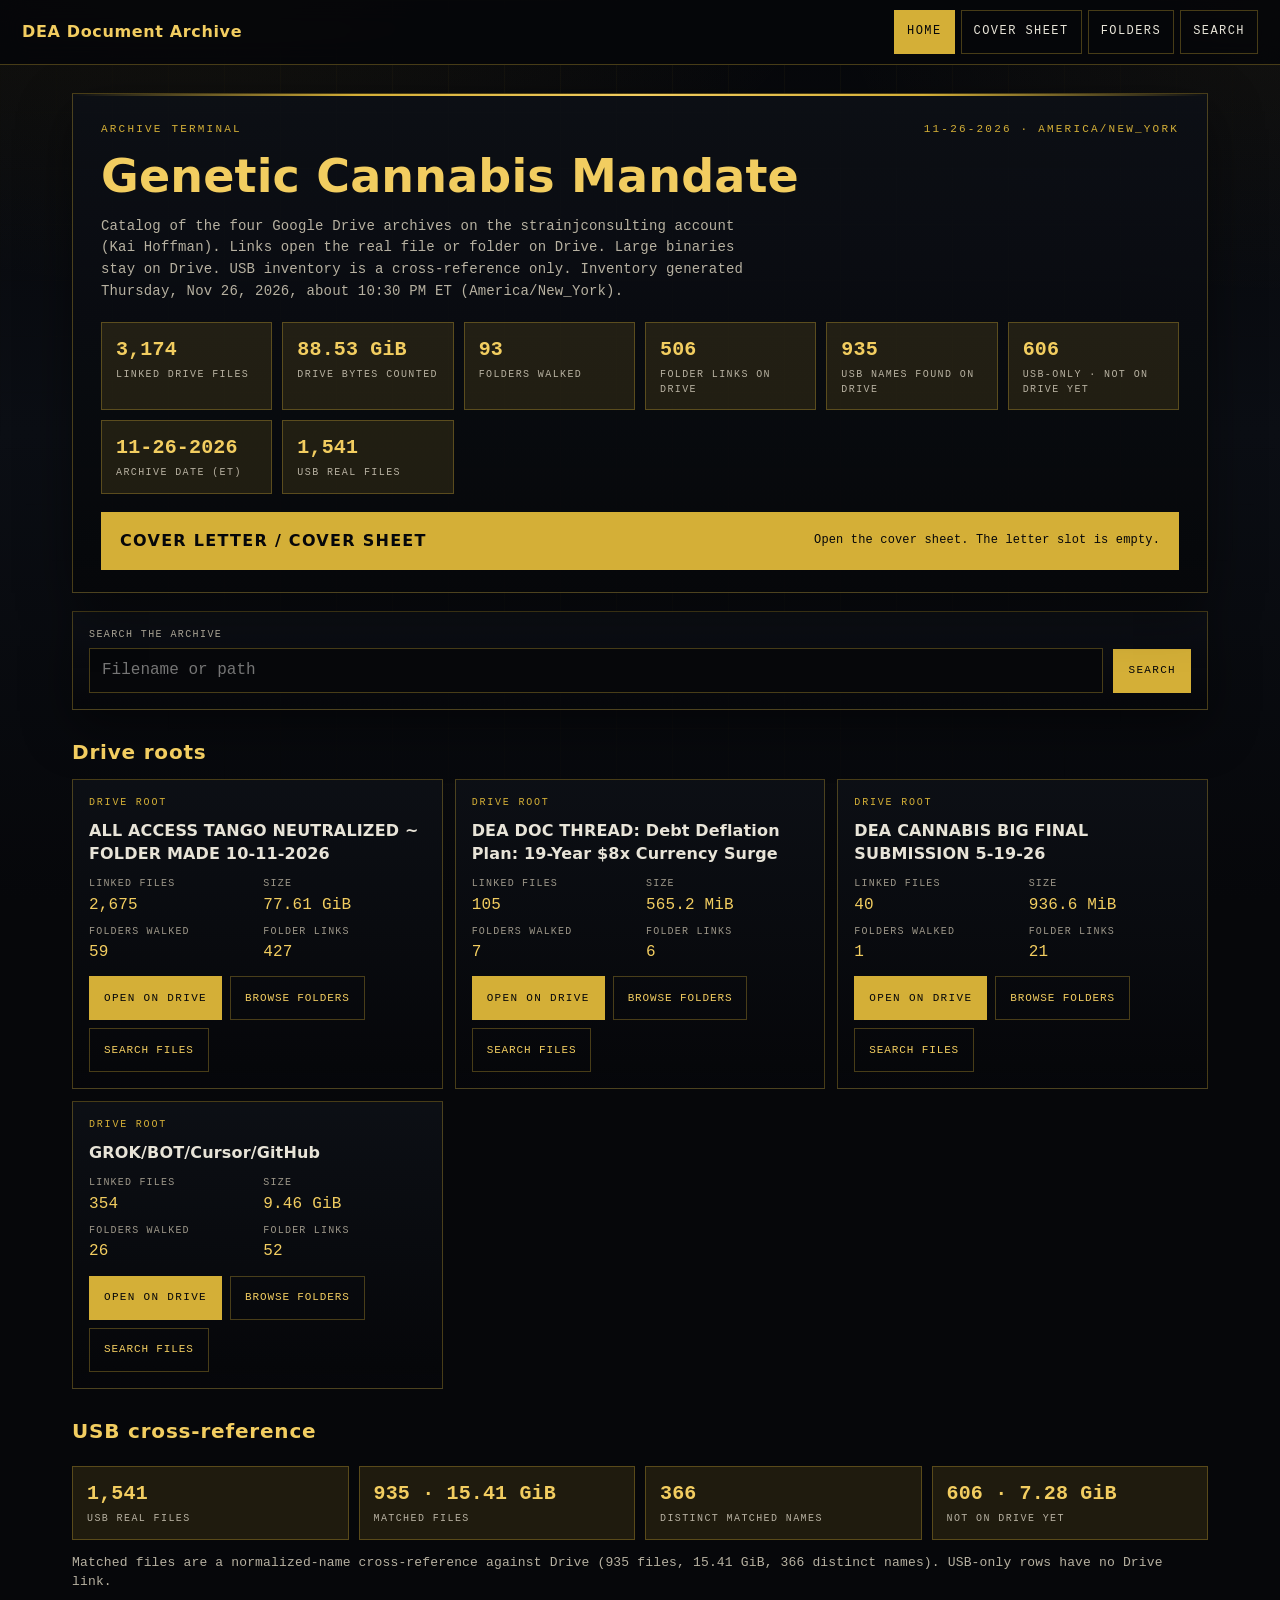
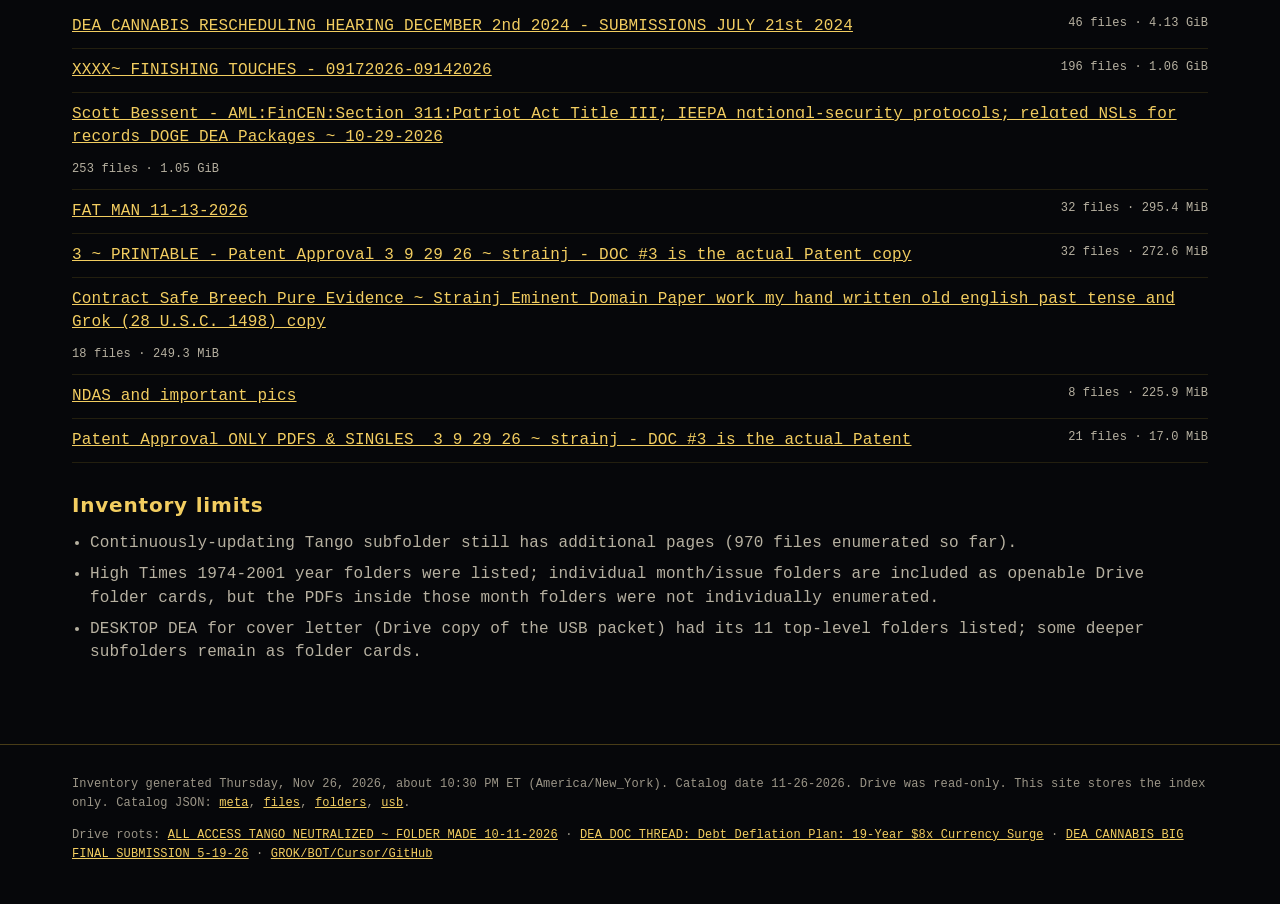
<file: index.html>
<!DOCTYPE html>
<html lang="en">
<head>
  <meta charset="utf-8">
  <meta name="viewport" content="width=device-width, initial-scale=1">
  <meta name="color-scheme" content="dark">
  <meta name="theme-color" content="#06070a">
  <title>DEA Document Archive · Archive Terminal</title>
  <link rel="icon" href="./assets/favicon.svg" type="image/svg+xml">
  <link rel="stylesheet" href="./assets/style.css">
  <script src="./assets/app.js" defer></script>
</head>
<body data-page="home">
  <a class="skip" href="#content">Skip to content</a>
  <div class="ambient" aria-hidden="true"></div>
  <header class="site-nav">
    <a class="brand" href="./index.html">DEA Document Archive</a>
    <nav aria-label="Primary">
      <a href="./index.html" aria-current="page">Home</a>
      <a href="./cover.html">Cover Sheet</a>
      <a href="./folders.html">Folders</a>
      <a href="./search.html">Search</a>
    </nav>
  </header>
  <main id="content" class="wrap">
    <header class="hero">
      <p class="kicker">
        <span>Archive Terminal</span>
        <span id="date-kicker">11-26-2026 · America/New_York</span>
      </p>
      <h1>Genetic Cannabis Mandate</h1>
      <p class="subhead">Catalog of the four Google Drive archives on the strainjconsulting account (Kai Hoffman). Links open the real file or folder on Drive. Large binaries stay on Drive. USB inventory is a cross-reference only. Inventory generated Thursday, Nov 26, 2026, about 10:30 PM ET (America/New_York).</p>
      <div class="stats" id="stats" aria-live="polite">
        <p class="loading">Loading archive totals…</p>
      </div>
      <a class="cover-cta" href="./cover.html">
        <strong>Cover Letter / Cover Sheet</strong>
        <span>Open the cover sheet. The letter slot is empty.</span>
      </a>
    </header>

    <form class="quick-search panel" action="./search.html" method="get" role="search">
      <label class="field" for="quick-q">Search the archive
        <input id="quick-q" name="q" type="search" placeholder="Filename or path" autocomplete="off" spellcheck="false" enterkeyhint="search">
      </label>
      <button class="primary" type="submit">Search</button>
    </form>

    <section class="section" aria-labelledby="roots-heading">
      <h2 id="roots-heading">Drive roots</h2>
      <div class="pillars" id="pillars">
        <p class="loading">Loading the four Drive roots…</p>
      </div>
    </section>

    <section class="section" aria-labelledby="usb-heading">
      <h2 id="usb-heading">USB cross-reference</h2>
      <div id="usb-summary">
        <p class="loading">Loading USB cross-reference…</p>
      </div>
    </section>

    <section class="section" aria-labelledby="limits-heading">
      <h2 id="limits-heading">Inventory limits</h2>
      <div id="caveats">
        <p class="loading">Loading inventory limits…</p>
      </div>
    </section>
    <noscript>
      <p class="empty">JavaScript is required to load catalog totals from ./data/meta.json. The Drive folder links in the footer still open.</p>
    </noscript>
  </main>
  <footer class="site-foot">
    <div class="wrap">
      <p>Inventory generated Thursday, Nov 26, 2026, about 10:30 PM ET (America/New_York). Catalog date 11-26-2026. Drive was read-only. This site stores the index only. Catalog JSON: <a href="./data/meta.json">meta</a>, <a href="./data/files.json">files</a>, <a href="./data/folders.json">folders</a>, <a href="./data/usb.json">usb</a>.</p>
      <p>Drive roots:
        <a href="https://drive.google.com/drive/folders/1hti0NR3a7TLpLUvR5jFgFAis1_TyKEXZ" target="_blank" rel="noopener">ALL ACCESS TANGO NEUTRALIZED ~ FOLDER MADE 10-11-2026</a> ·
        <a href="https://drive.google.com/drive/folders/1TF151F8TVBLaCmF7T1nBeDELvYKsp3zI" target="_blank" rel="noopener">DEA DOC THREAD: Debt Deflation Plan: 19-Year $8x Currency Surge</a> ·
        <a href="https://drive.google.com/drive/folders/1uh9uNN34LKQWZfVX_JbfizYzDjECIvil" target="_blank" rel="noopener">DEA CANNABIS BIG FINAL SUBMISSION 5-19-26</a> ·
        <a href="https://drive.google.com/drive/folders/1hW9ueYGfRJ-gkGsmrSXgI1wwC_kHqcmi" target="_blank" rel="noopener">GROK/BOT/Cursor/GitHub</a>
      </p>
    </div>
  </footer>
</body>
</html>
</file>
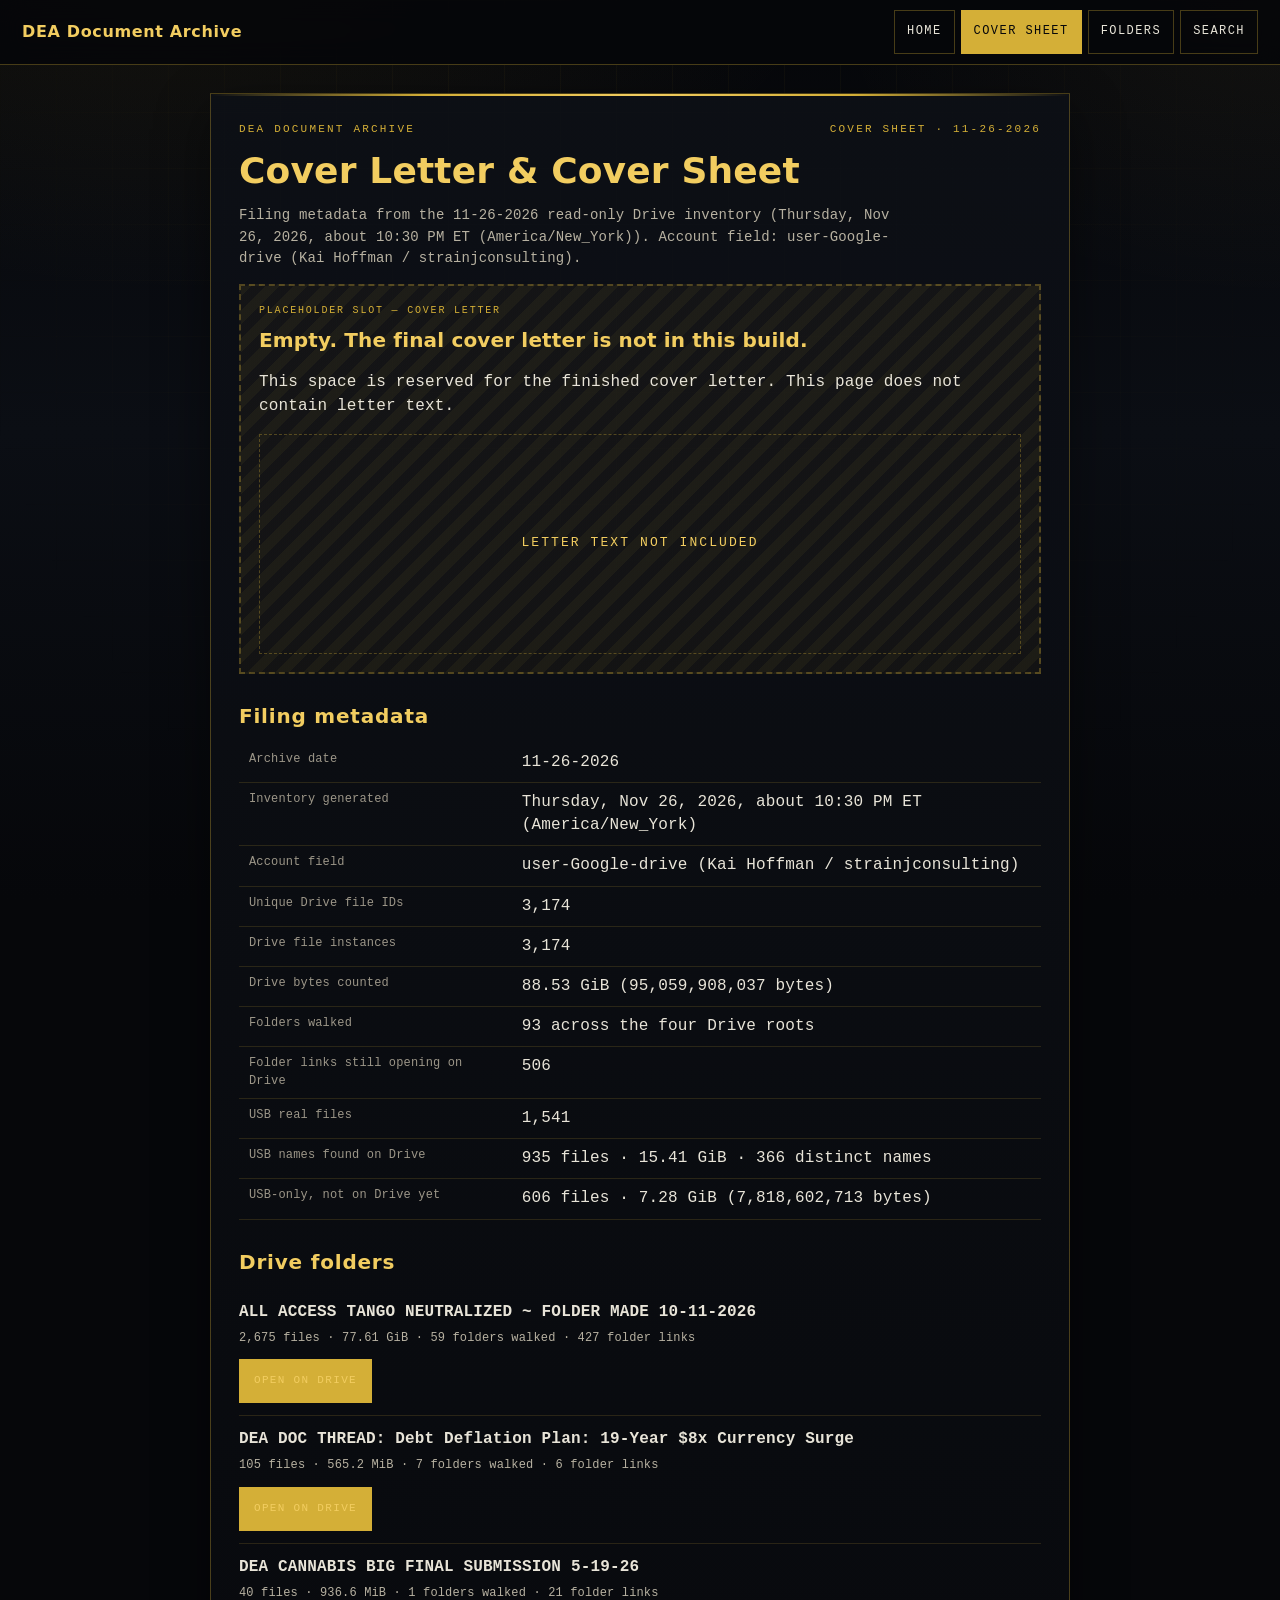
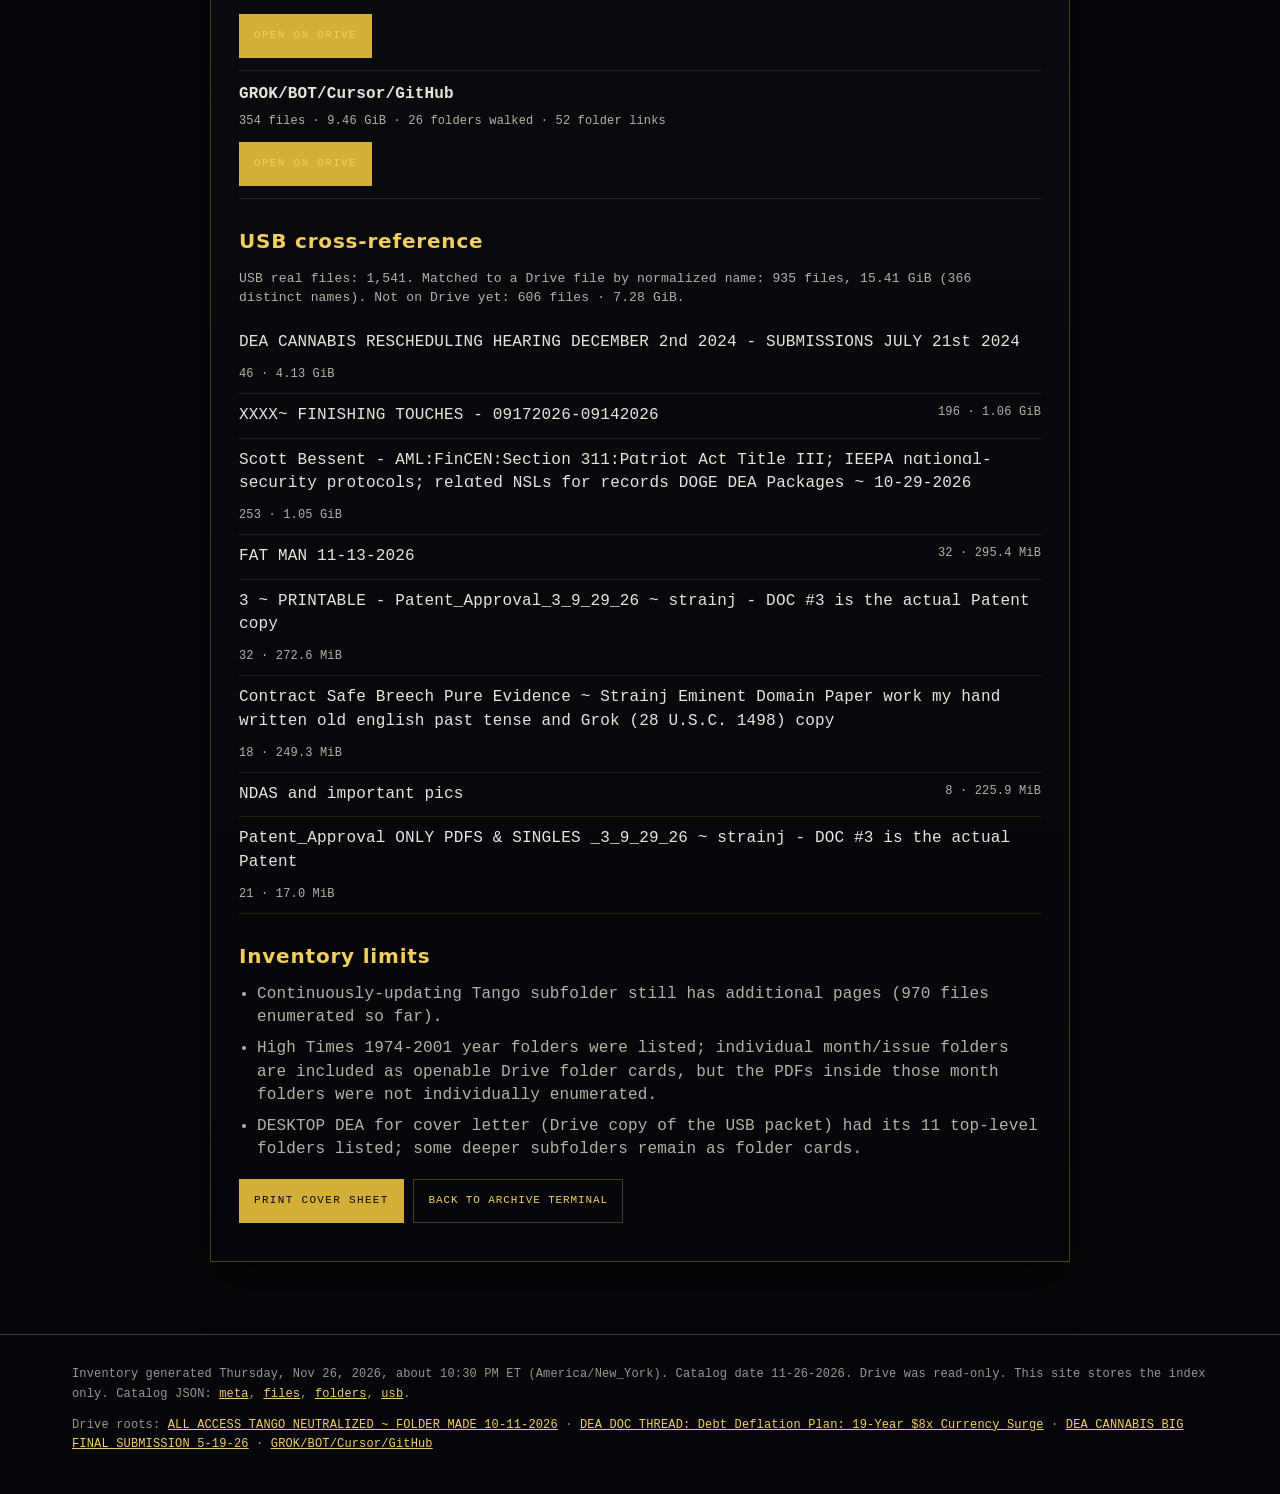
<file: cover.html>
<!DOCTYPE html>
<html lang="en">
<head>
  <meta charset="utf-8">
  <meta name="viewport" content="width=device-width, initial-scale=1">
  <meta name="color-scheme" content="dark">
  <meta name="theme-color" content="#06070a">
  <title>Cover Sheet · DEA Document Archive</title>
  <link rel="icon" href="./assets/favicon.svg" type="image/svg+xml">
  <link rel="stylesheet" href="./assets/style.css">
  <script src="./assets/app.js" defer></script>
</head>
<body data-page="cover">
  <a class="skip" href="#content">Skip to content</a>
  <div class="ambient" aria-hidden="true"></div>
  <header class="site-nav">
    <a class="brand" href="./index.html">DEA Document Archive</a>
    <nav aria-label="Primary">
      <a href="./index.html">Home</a>
      <a href="./cover.html" aria-current="page">Cover Sheet</a>
      <a href="./folders.html">Folders</a>
      <a href="./search.html">Search</a>
    </nav>
  </header>
  <main id="content" class="wrap">
    <article class="sheet" id="sheet">
      <p class="kicker">
        <span>DEA Document Archive</span>
        <span>Cover Sheet · 11-26-2026</span>
      </p>
      <h1>Cover Letter &amp; Cover Sheet</h1>
      <p class="lead" id="sheet-lead">Loading filing metadata…</p>

      <section class="slot" id="cover-letter-slot" aria-label="Cover letter placeholder">
        <p class="label">Placeholder slot — cover letter</p>
        <h2>Empty. The final cover letter is not in this build.</h2>
        <p>This space is reserved for the finished cover letter. This page does not contain letter text.</p>
        <div class="letter-blank">Letter text not included</div>
      </section>

      <section class="section" aria-labelledby="filing-heading">
        <h2 id="filing-heading">Filing metadata</h2>
        <dl class="filing" id="filing-meta">
          <dt>Status</dt>
          <dd>Loading totals from the catalog…</dd>
        </dl>
      </section>

      <section class="section" aria-labelledby="drive-heading">
        <h2 id="drive-heading">Drive folders</h2>
        <div id="roots">
          <p class="loading">Loading Drive folder links…</p>
        </div>
      </section>

      <section class="section" aria-labelledby="usb-heading">
        <h2 id="usb-heading">USB cross-reference</h2>
        <div id="usb-block">
          <p class="loading">Loading USB cross-reference…</p>
        </div>
      </section>

      <section class="section" aria-labelledby="limits-heading">
        <h2 id="limits-heading">Inventory limits</h2>
        <div id="caveats">
          <p class="loading">Loading inventory limits…</p>
        </div>
      </section>

      <p class="sheet-actions noprint">
        <button class="primary" type="button" id="print-btn">Print cover sheet</button>
        <a class="ghost" href="./index.html">Back to archive terminal</a>
      </p>
    </article>
    <noscript>
      <p class="empty">JavaScript is required to fill filing totals from ./data/meta.json. The letter slot above is intentionally empty. Drive links are also in the footer.</p>
    </noscript>
  </main>
  <footer class="site-foot">
    <div class="wrap">
      <p>Inventory generated Thursday, Nov 26, 2026, about 10:30 PM ET (America/New_York). Catalog date 11-26-2026. Drive was read-only. This site stores the index only. Catalog JSON: <a href="./data/meta.json">meta</a>, <a href="./data/files.json">files</a>, <a href="./data/folders.json">folders</a>, <a href="./data/usb.json">usb</a>.</p>
      <p>Drive roots:
        <a href="https://drive.google.com/drive/folders/1hti0NR3a7TLpLUvR5jFgFAis1_TyKEXZ" target="_blank" rel="noopener">ALL ACCESS TANGO NEUTRALIZED ~ FOLDER MADE 10-11-2026</a> ·
        <a href="https://drive.google.com/drive/folders/1TF151F8TVBLaCmF7T1nBeDELvYKsp3zI" target="_blank" rel="noopener">DEA DOC THREAD: Debt Deflation Plan: 19-Year $8x Currency Surge</a> ·
        <a href="https://drive.google.com/drive/folders/1uh9uNN34LKQWZfVX_JbfizYzDjECIvil" target="_blank" rel="noopener">DEA CANNABIS BIG FINAL SUBMISSION 5-19-26</a> ·
        <a href="https://drive.google.com/drive/folders/1hW9ueYGfRJ-gkGsmrSXgI1wwC_kHqcmi" target="_blank" rel="noopener">GROK/BOT/Cursor/GitHub</a>
      </p>
    </div>
  </footer>
</body>
</html>
</file>
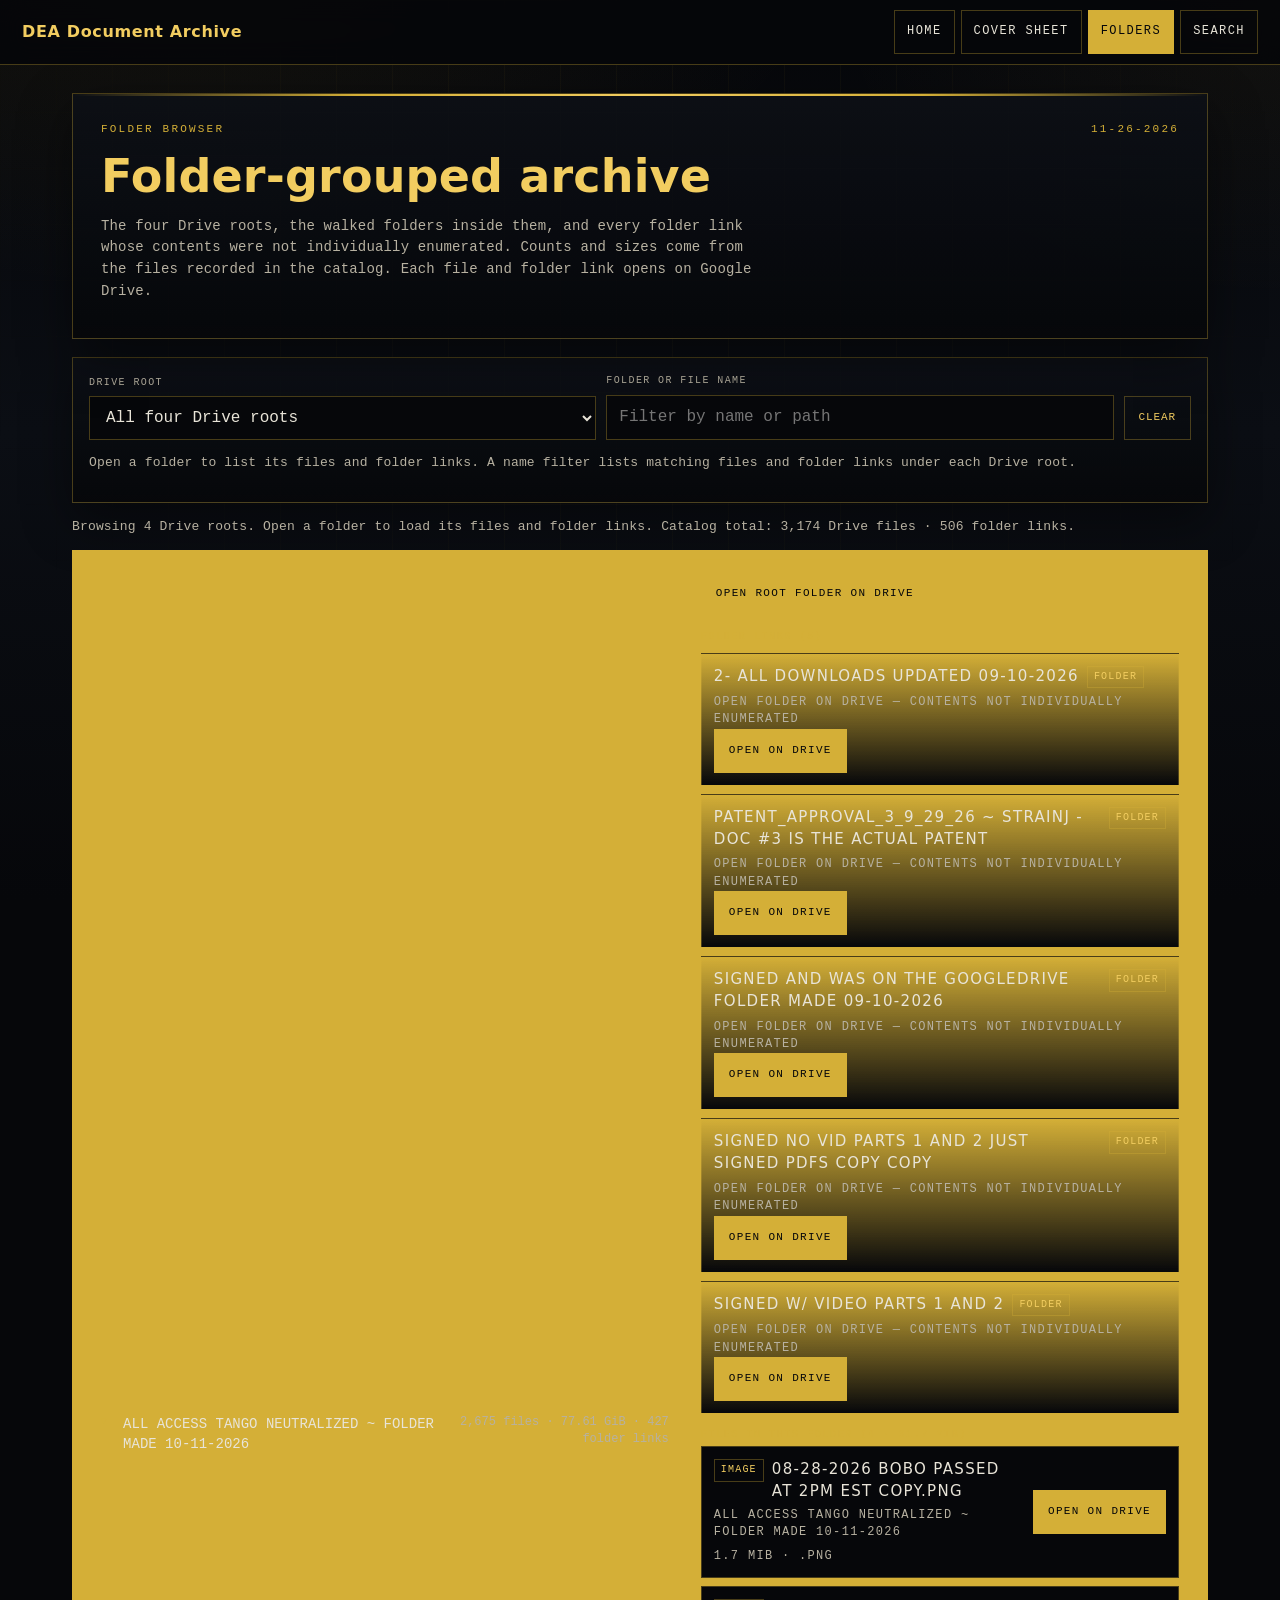
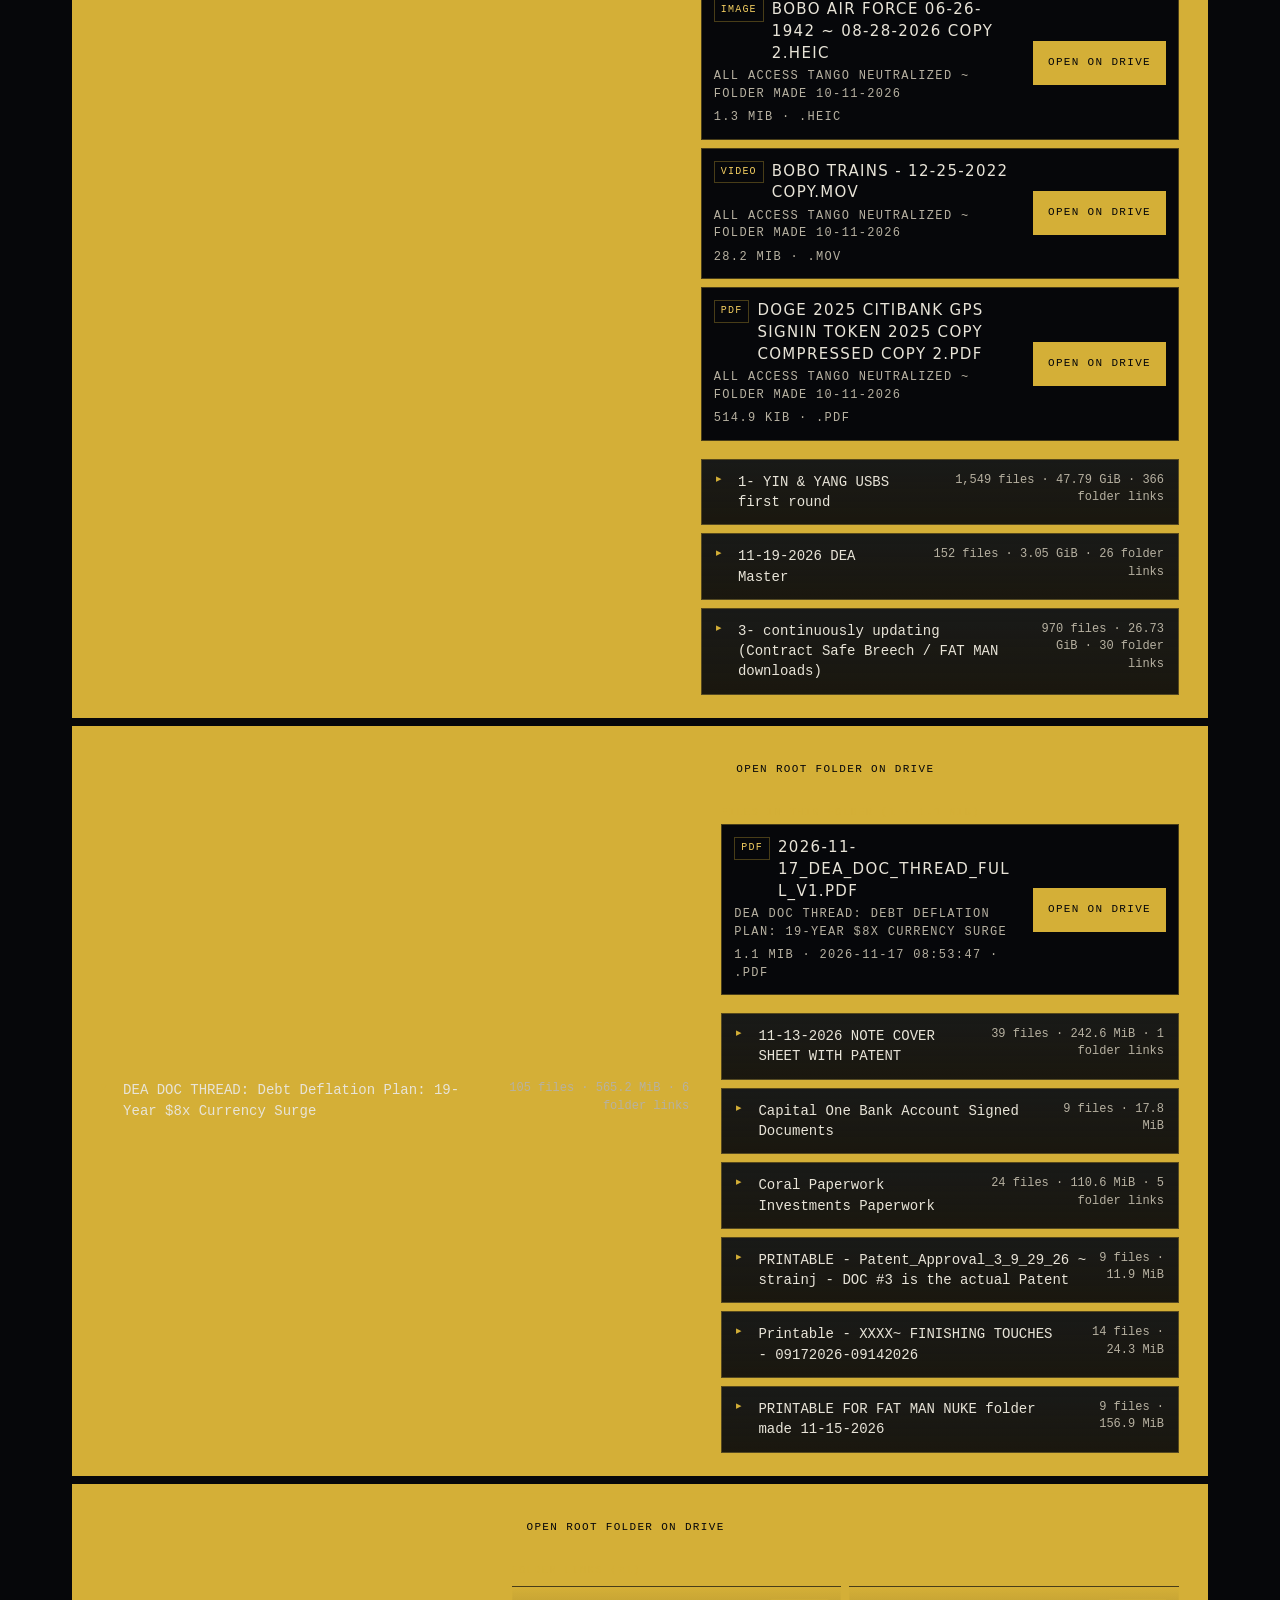
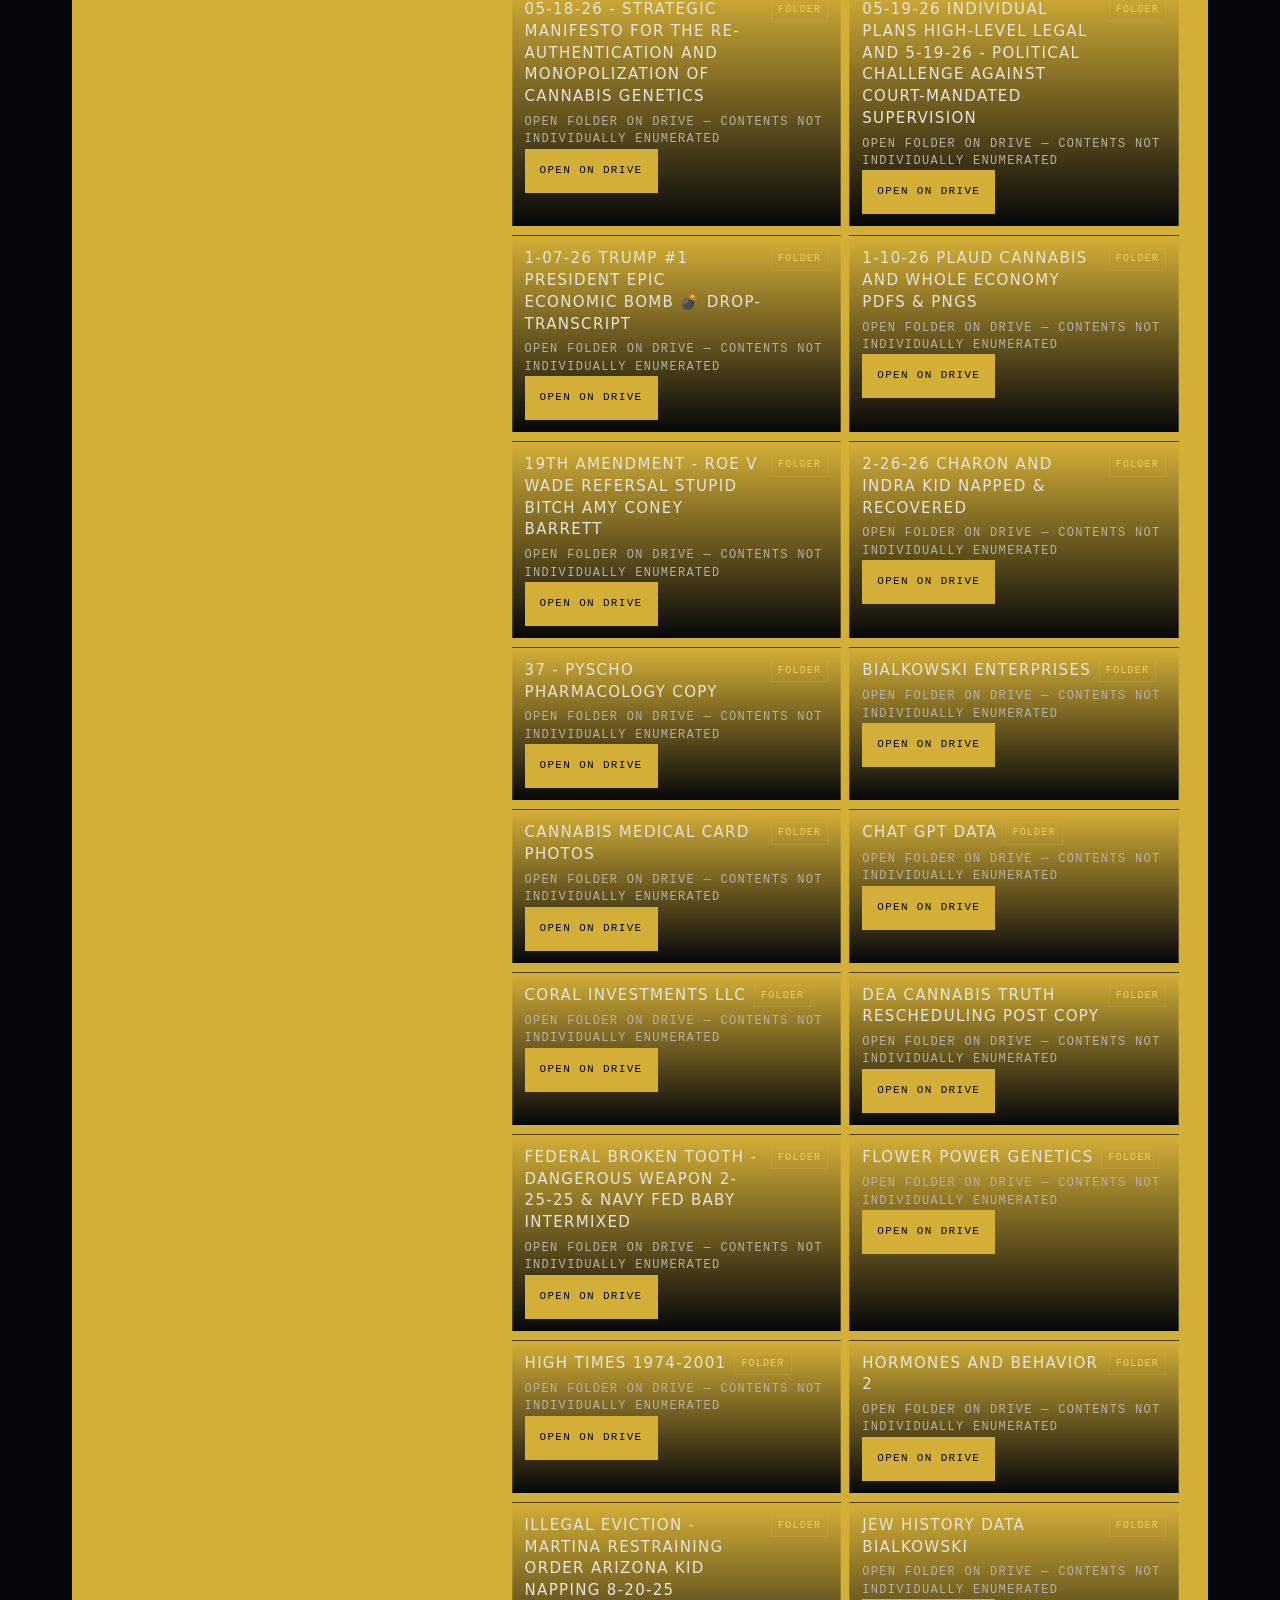
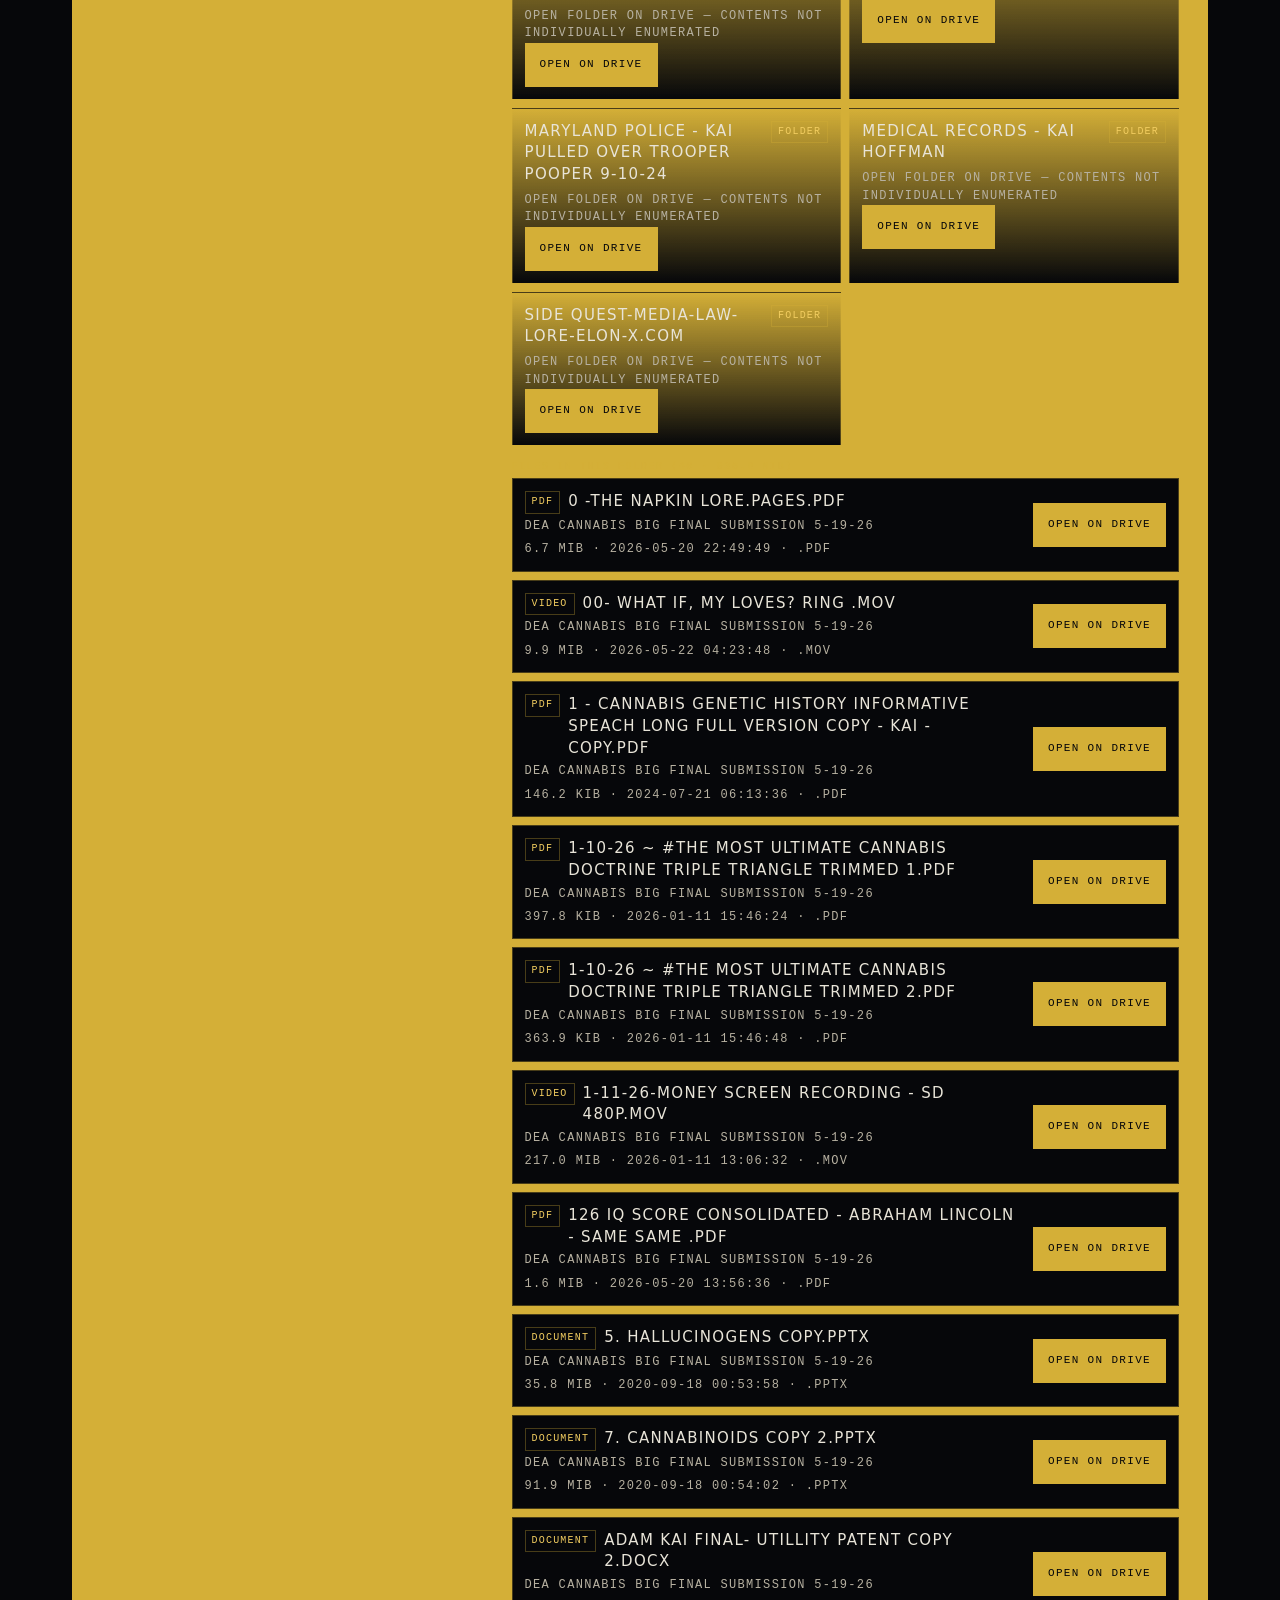
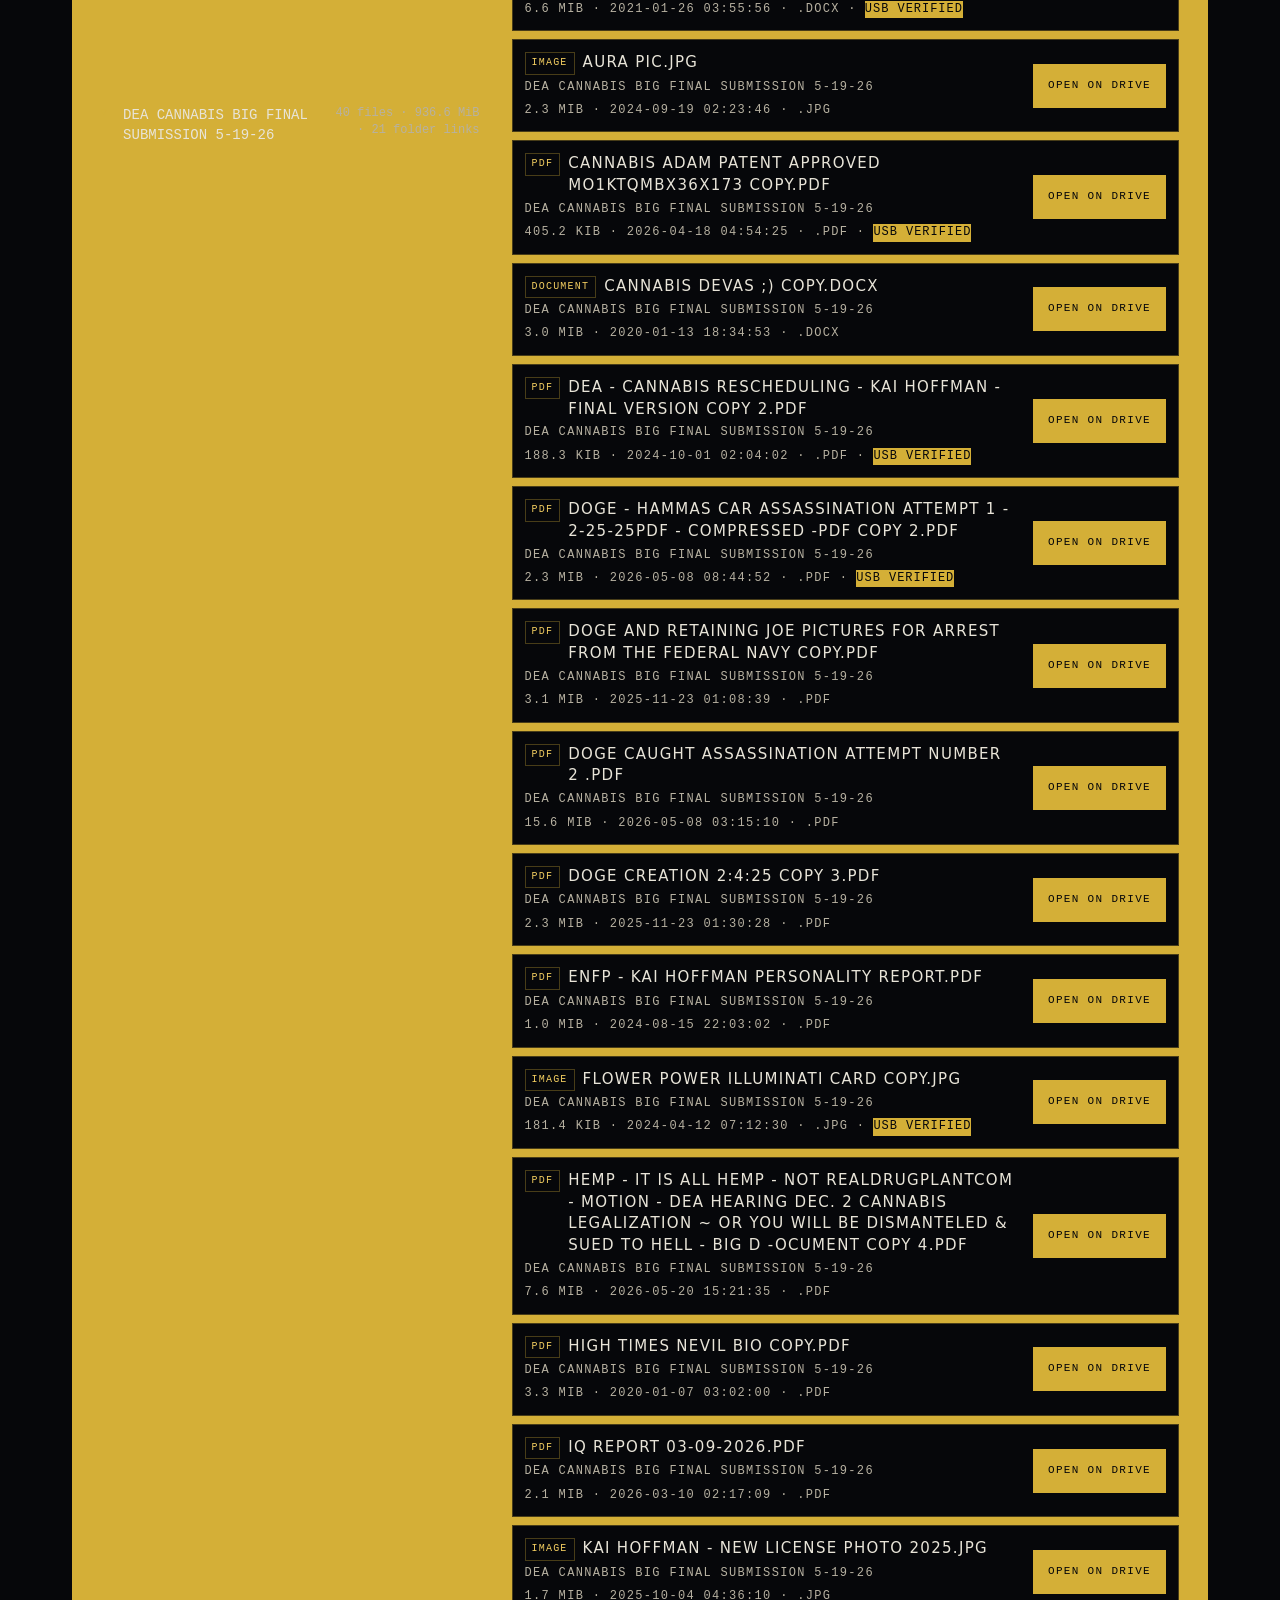
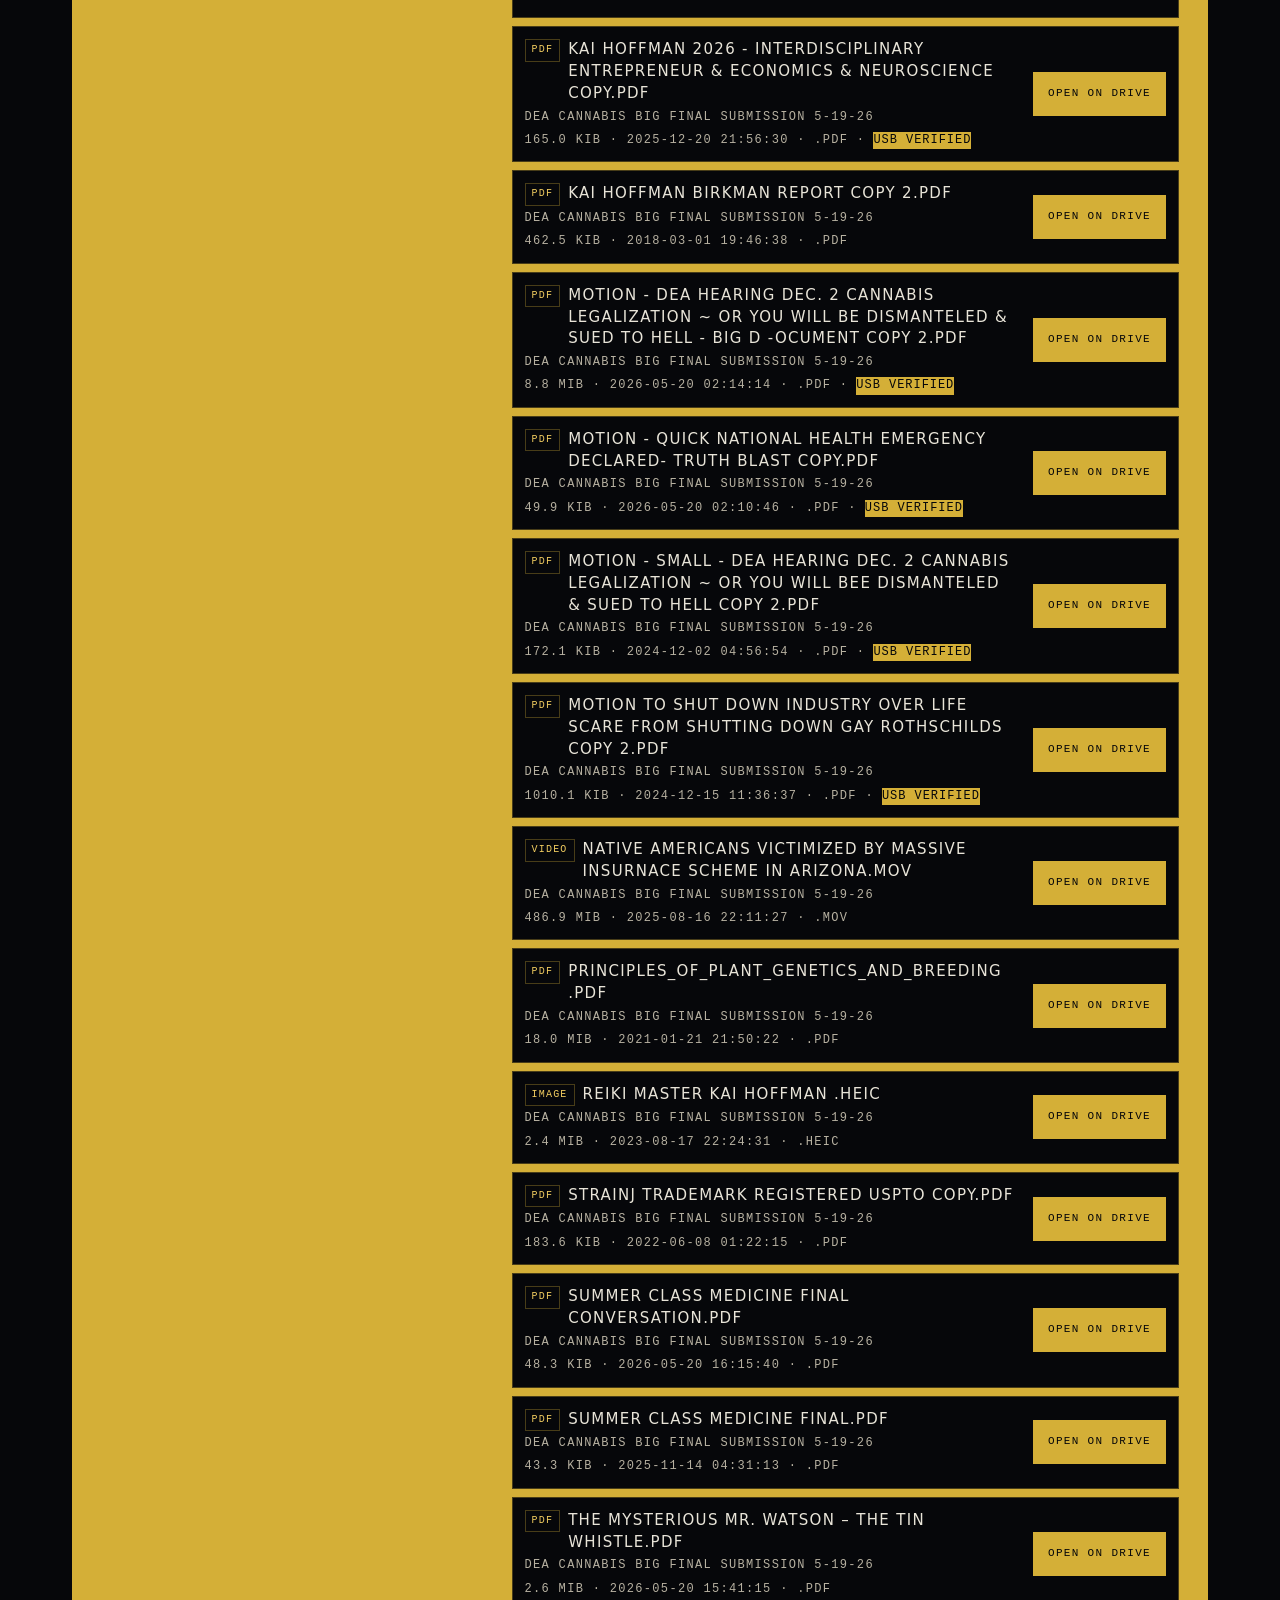
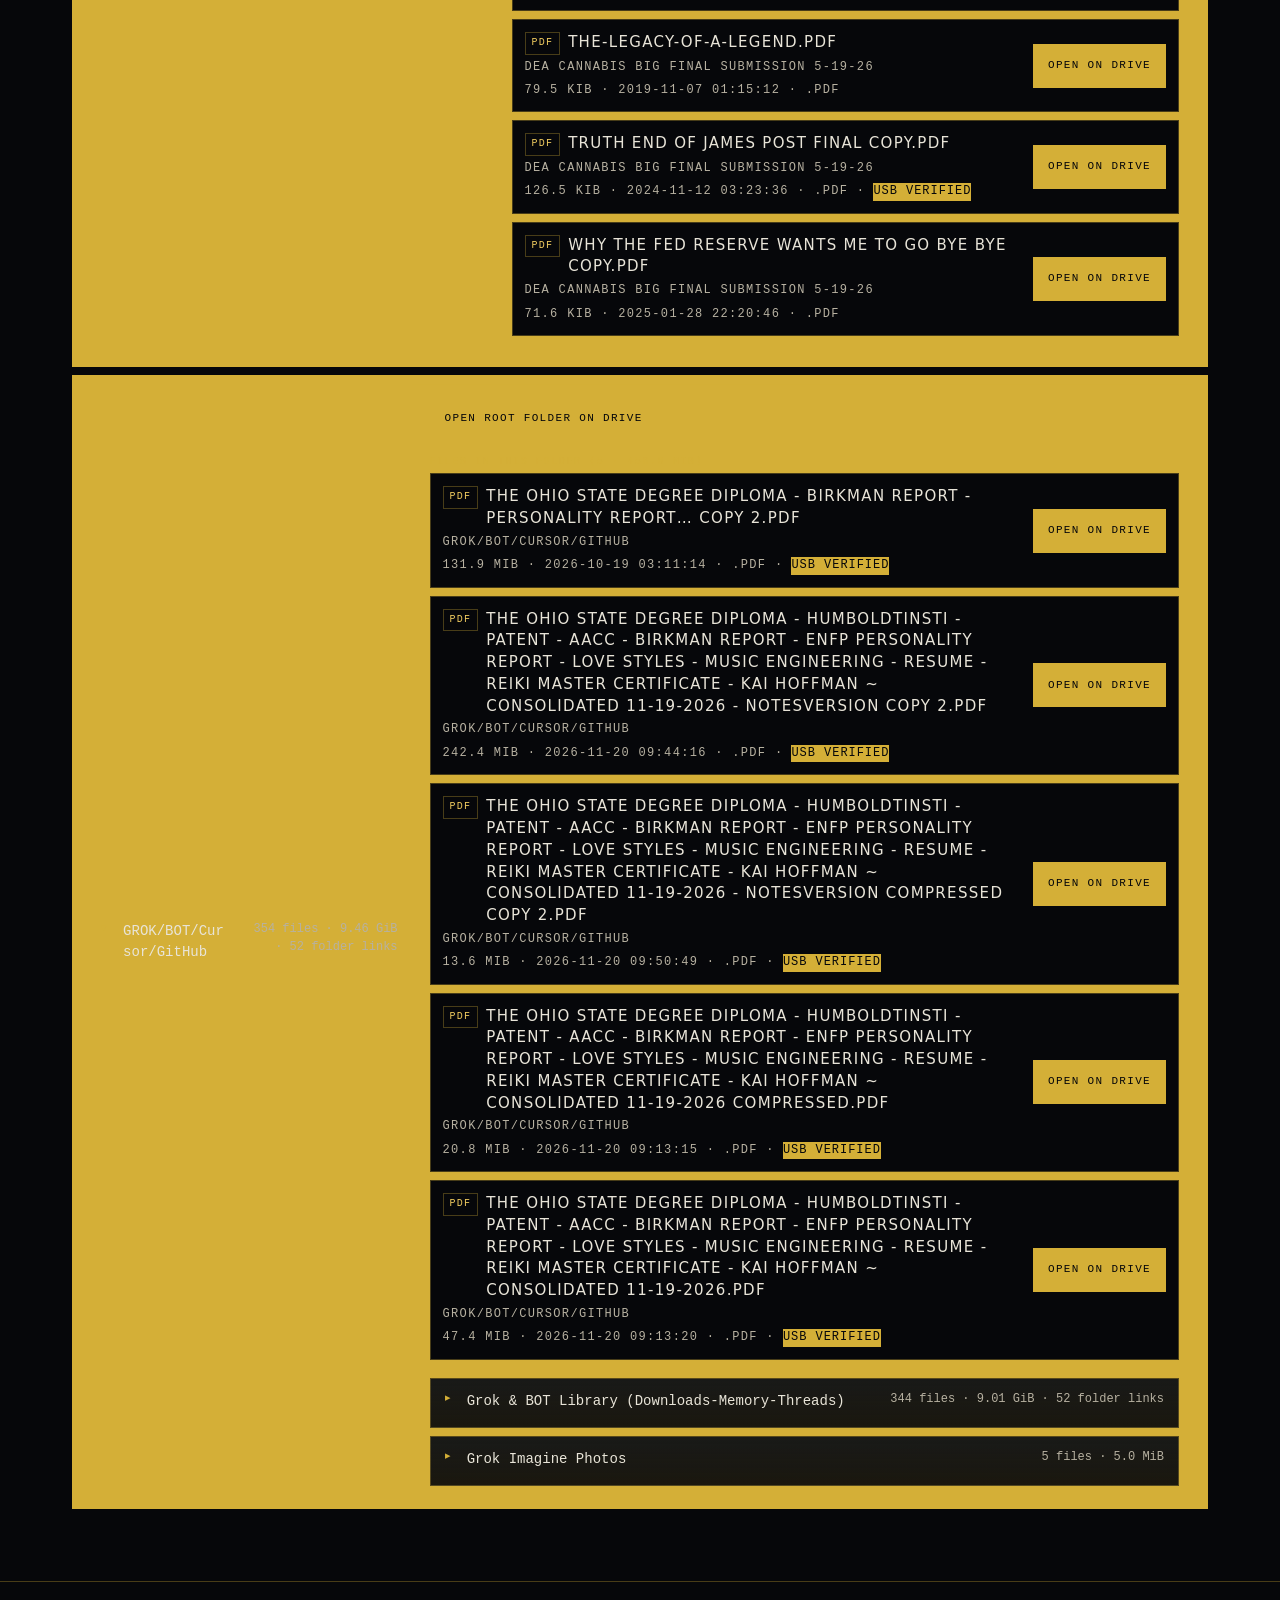
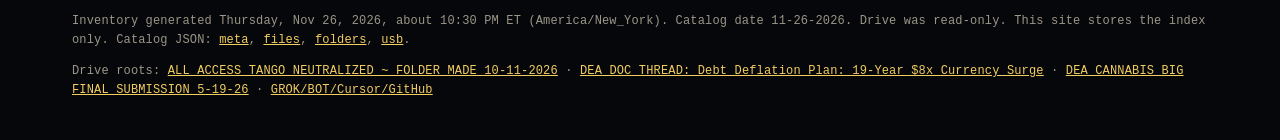
<file: folders.html>
<!DOCTYPE html>
<html lang="en">
<head>
  <meta charset="utf-8">
  <meta name="viewport" content="width=device-width, initial-scale=1">
  <meta name="color-scheme" content="dark">
  <meta name="theme-color" content="#06070a">
  <title>Folders · DEA Document Archive</title>
  <link rel="icon" href="./assets/favicon.svg" type="image/svg+xml">
  <link rel="stylesheet" href="./assets/style.css">
  <script src="./assets/app.js" defer></script>
</head>
<body data-page="folders">
  <a class="skip" href="#content">Skip to content</a>
  <div class="ambient" aria-hidden="true"></div>
  <header class="site-nav">
    <a class="brand" href="./index.html">DEA Document Archive</a>
    <nav aria-label="Primary">
      <a href="./index.html">Home</a>
      <a href="./cover.html">Cover Sheet</a>
      <a href="./folders.html" aria-current="page">Folders</a>
      <a href="./search.html">Search</a>
    </nav>
  </header>
  <main id="content" class="wrap">
    <header class="hero">
      <p class="kicker">
        <span>Folder browser</span>
        <span>11-26-2026</span>
      </p>
      <h1>Folder-grouped archive</h1>
      <p class="subhead">The four Drive roots, the walked folders inside them, and every folder link whose contents were not individually enumerated. Counts and sizes come from the files recorded in the catalog. Each file and folder link opens on Google Drive.</p>
    </header>
    <form class="controls" id="folder-filters" role="search">
      <div class="row">
        <label class="field" for="pillar-filter">Drive root
          <select id="pillar-filter">
            <option value="all">All four Drive roots</option>
          </select>
        </label>
        <label class="field" for="folder-q">Folder or file name
          <input id="folder-q" type="search" placeholder="Filter by name or path" autocomplete="off" spellcheck="false" enterkeyhint="search">
        </label>
        <button class="ghost" type="button" id="folder-clear">Clear</button>
      </div>
      <p class="hint">Open a folder to list its files and folder links. A name filter lists matching files and folder links under each Drive root.</p>
    </form>
    <p class="results-meta" id="results-meta" aria-live="polite">Loading folders…</p>
    <div id="catalog">
      <p class="loading">Loading the folder catalog…</p>
    </div>
    <noscript>
      <p class="empty">JavaScript is required to browse ./data/files.json and ./data/folders.json.</p>
    </noscript>
  </main>
  <footer class="site-foot">
    <div class="wrap">
      <p>Inventory generated Thursday, Nov 26, 2026, about 10:30 PM ET (America/New_York). Catalog date 11-26-2026. Drive was read-only. This site stores the index only. Catalog JSON: <a href="./data/meta.json">meta</a>, <a href="./data/files.json">files</a>, <a href="./data/folders.json">folders</a>, <a href="./data/usb.json">usb</a>.</p>
      <p>Drive roots:
        <a href="https://drive.google.com/drive/folders/1hti0NR3a7TLpLUvR5jFgFAis1_TyKEXZ" target="_blank" rel="noopener">ALL ACCESS TANGO NEUTRALIZED ~ FOLDER MADE 10-11-2026</a> ·
        <a href="https://drive.google.com/drive/folders/1TF151F8TVBLaCmF7T1nBeDELvYKsp3zI" target="_blank" rel="noopener">DEA DOC THREAD: Debt Deflation Plan: 19-Year $8x Currency Surge</a> ·
        <a href="https://drive.google.com/drive/folders/1uh9uNN34LKQWZfVX_JbfizYzDjECIvil" target="_blank" rel="noopener">DEA CANNABIS BIG FINAL SUBMISSION 5-19-26</a> ·
        <a href="https://drive.google.com/drive/folders/1hW9ueYGfRJ-gkGsmrSXgI1wwC_kHqcmi" target="_blank" rel="noopener">GROK/BOT/Cursor/GitHub</a>
      </p>
    </div>
  </footer>
</body>
</html>
</file>
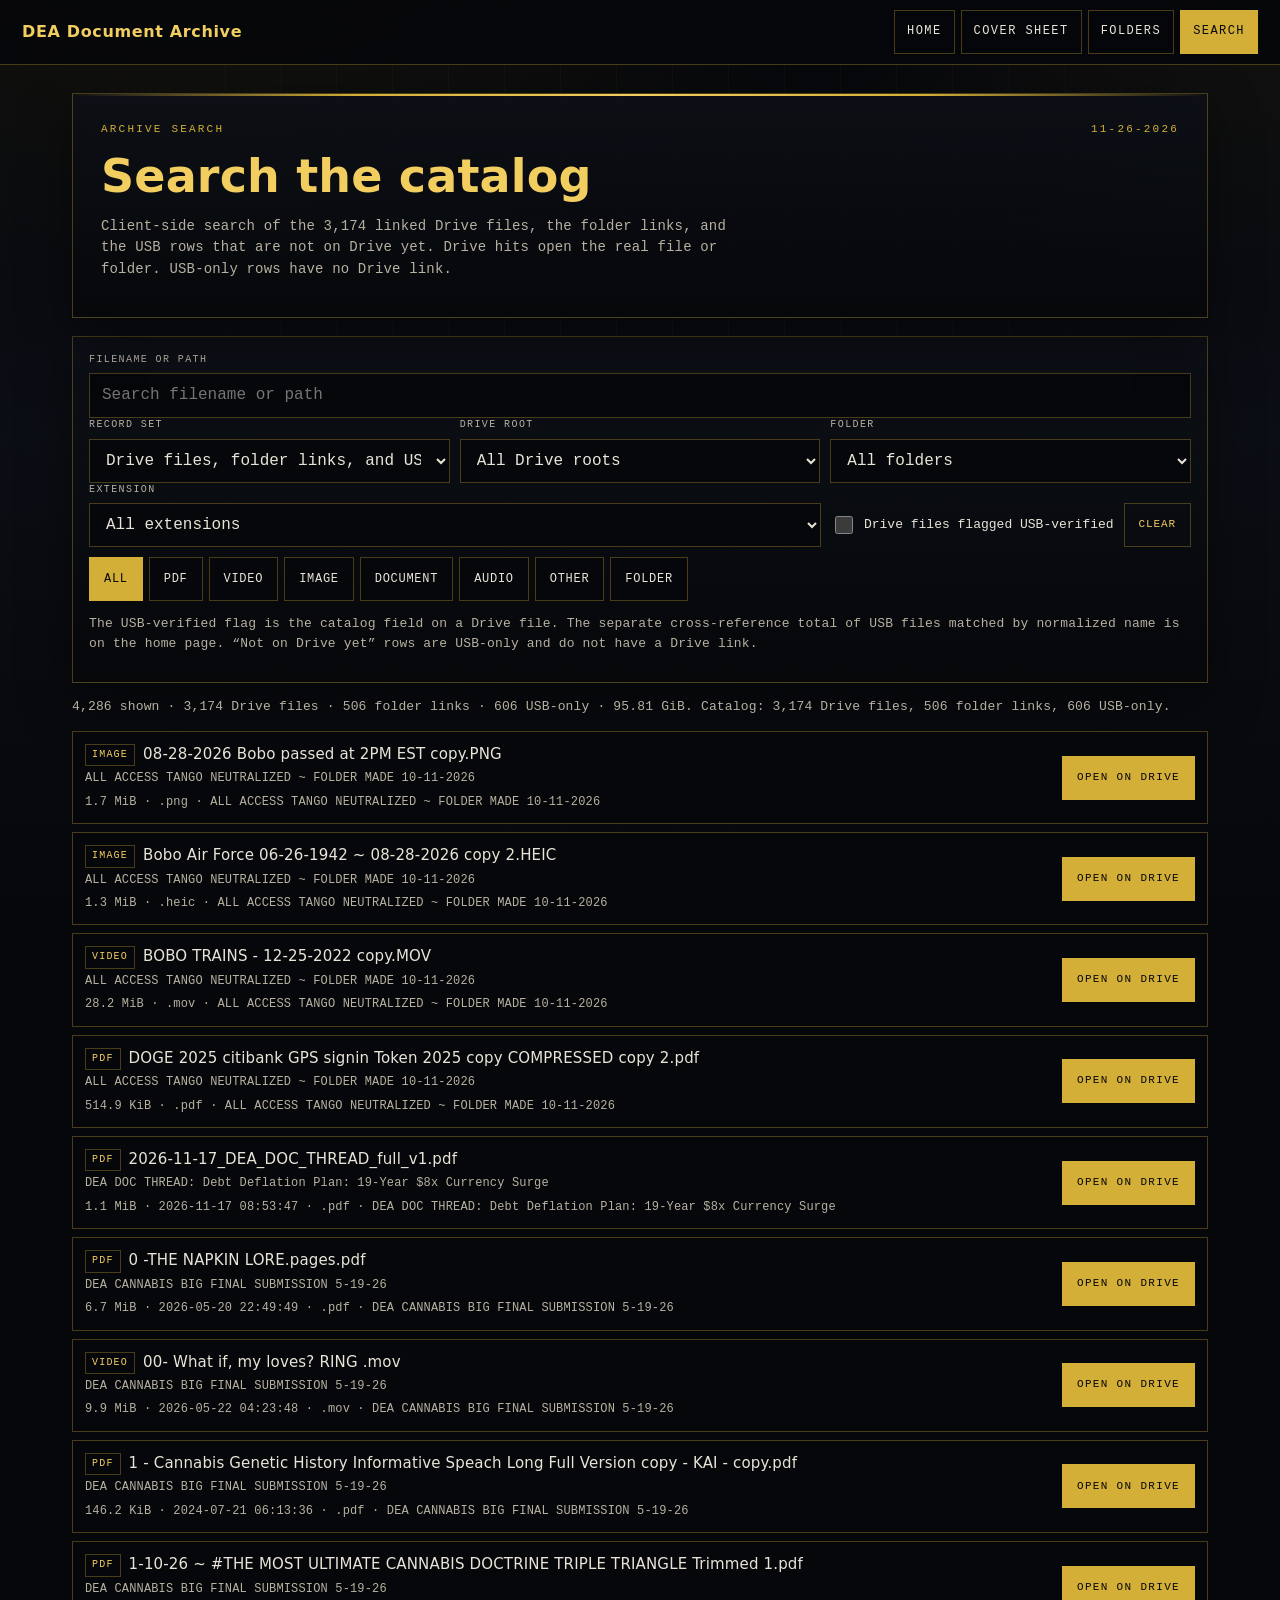
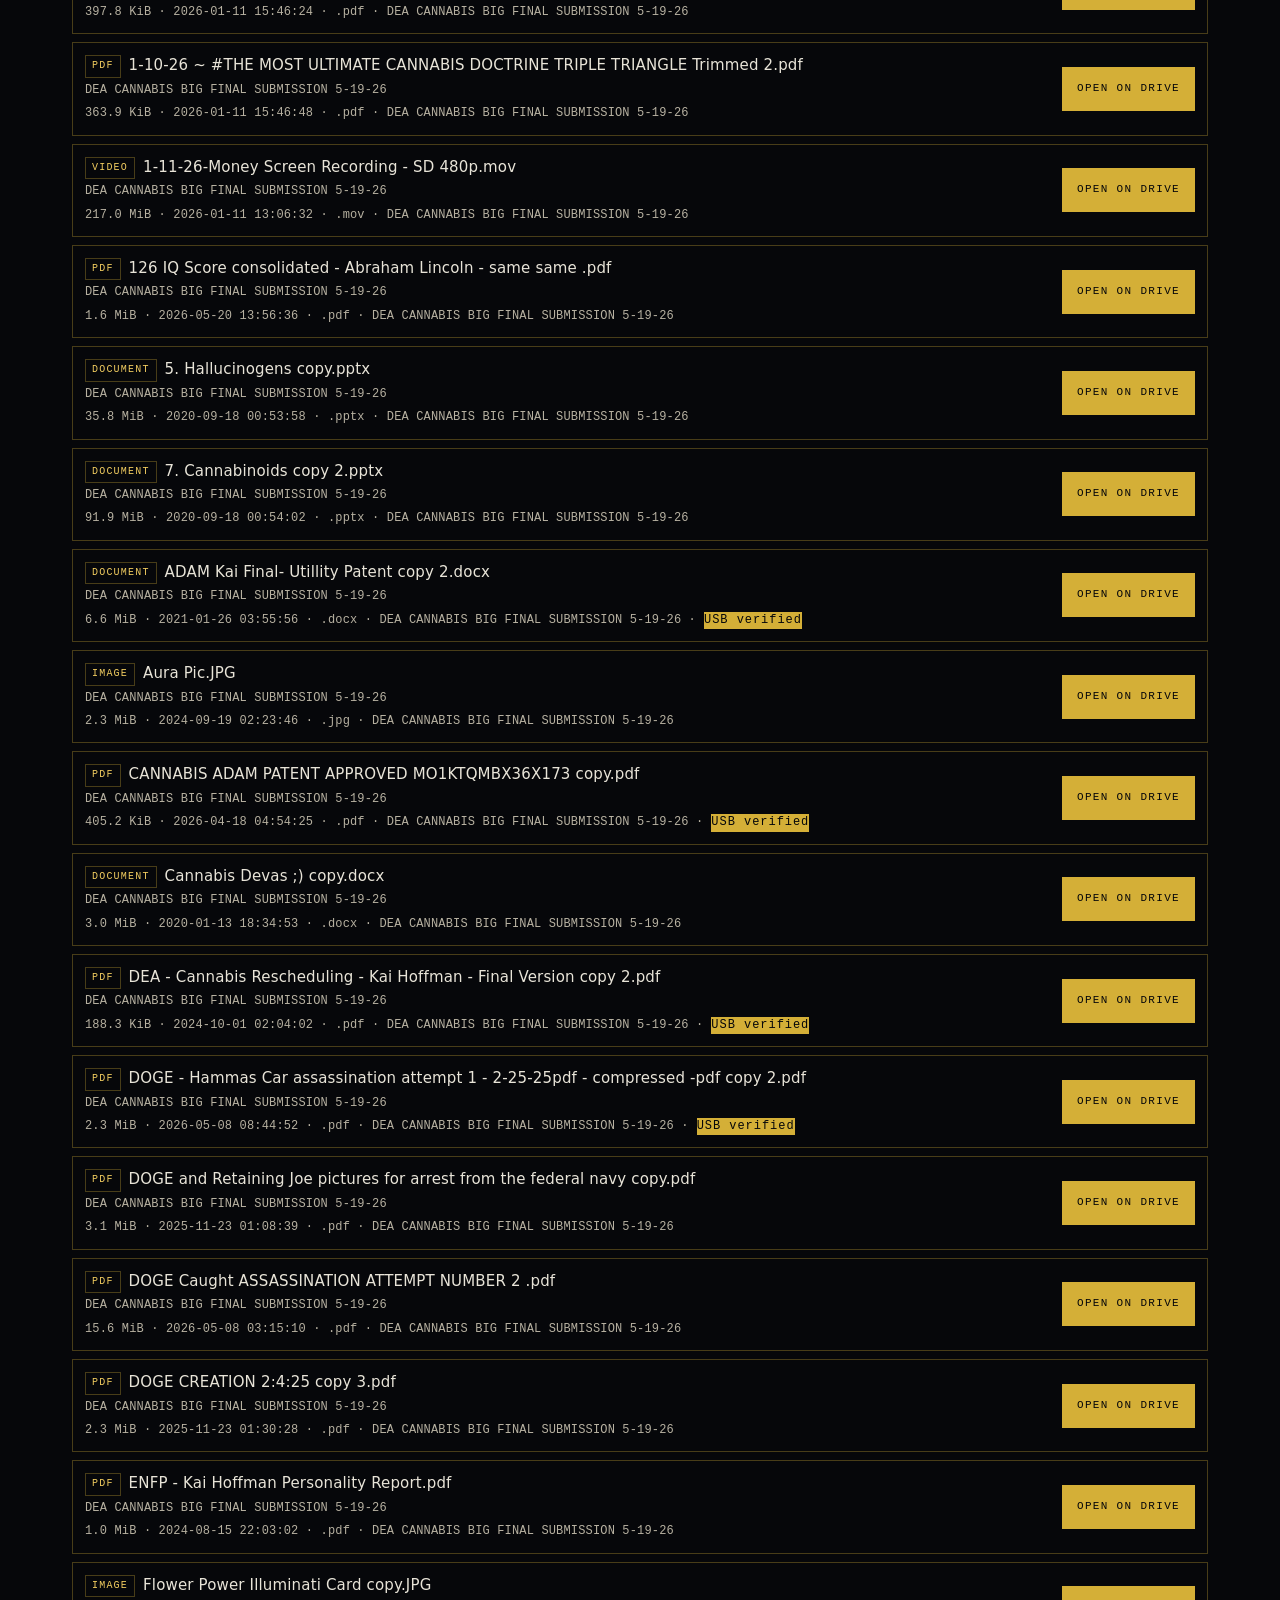
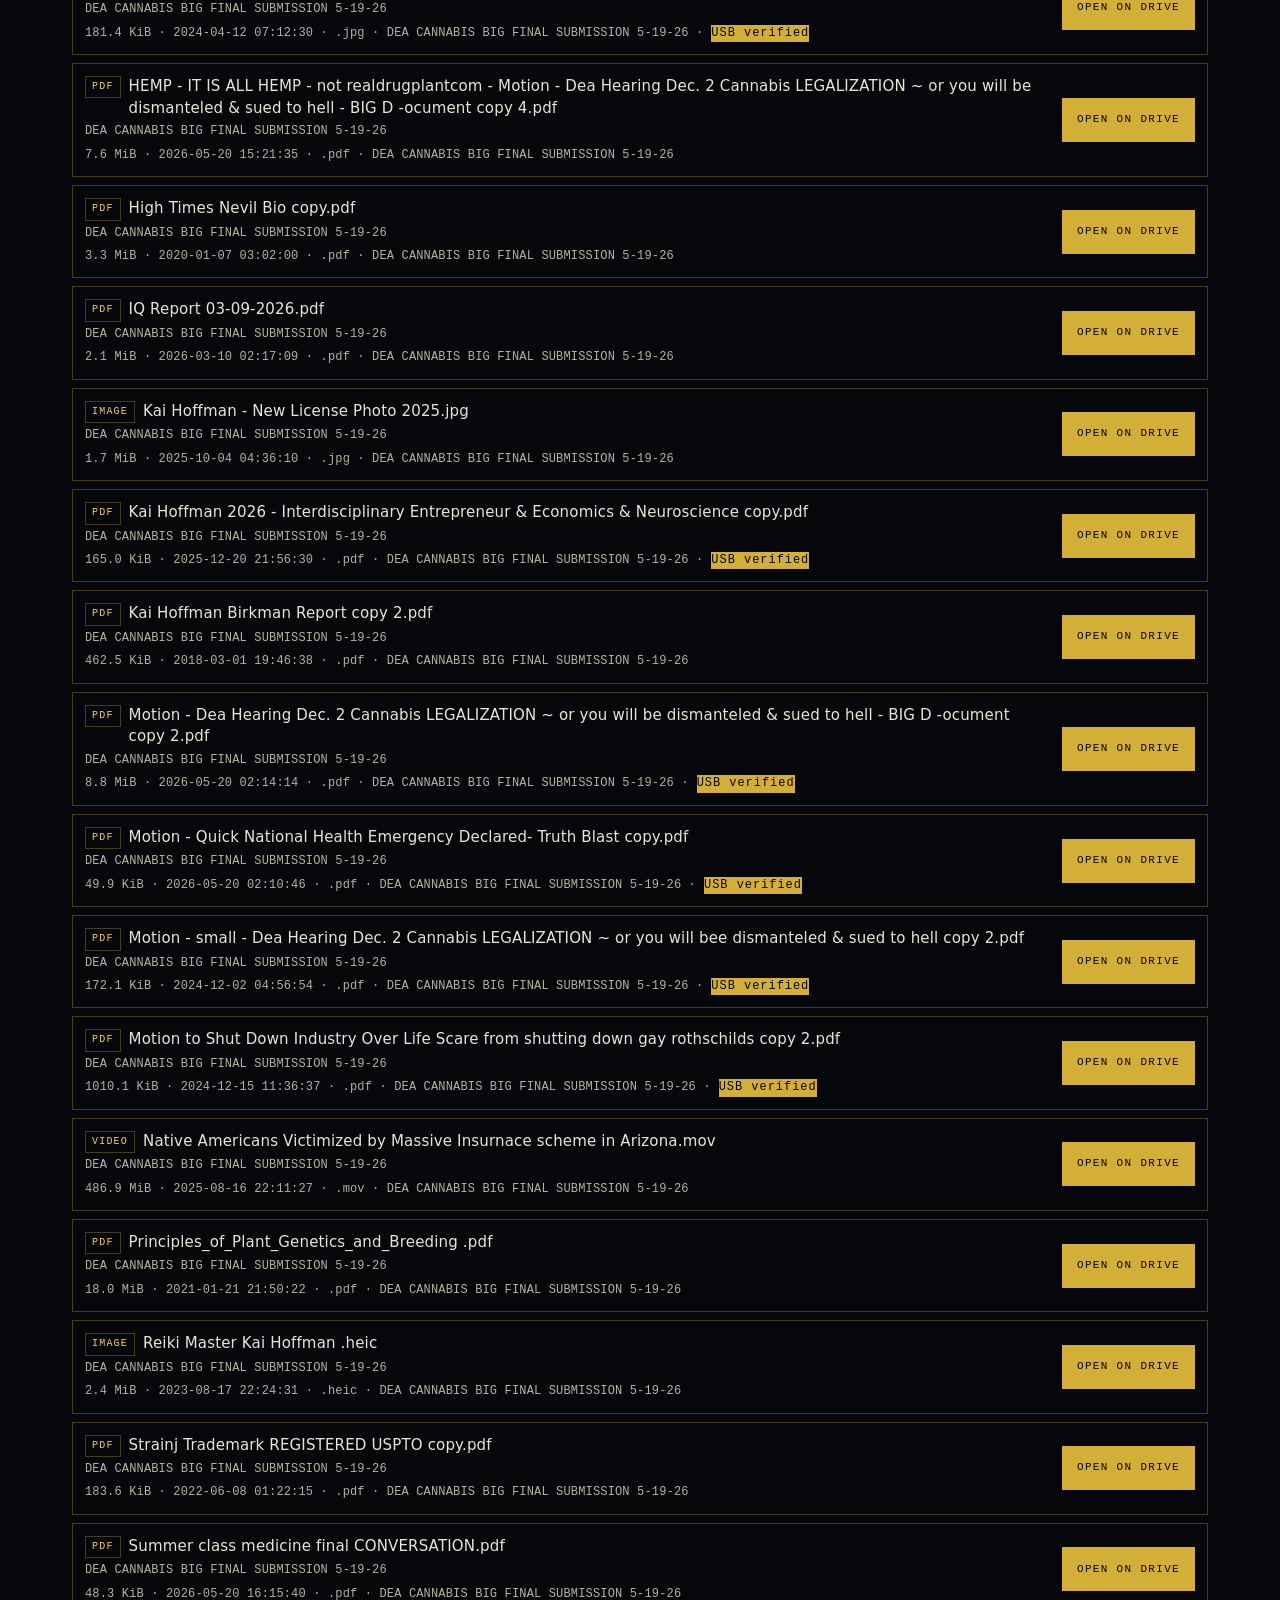
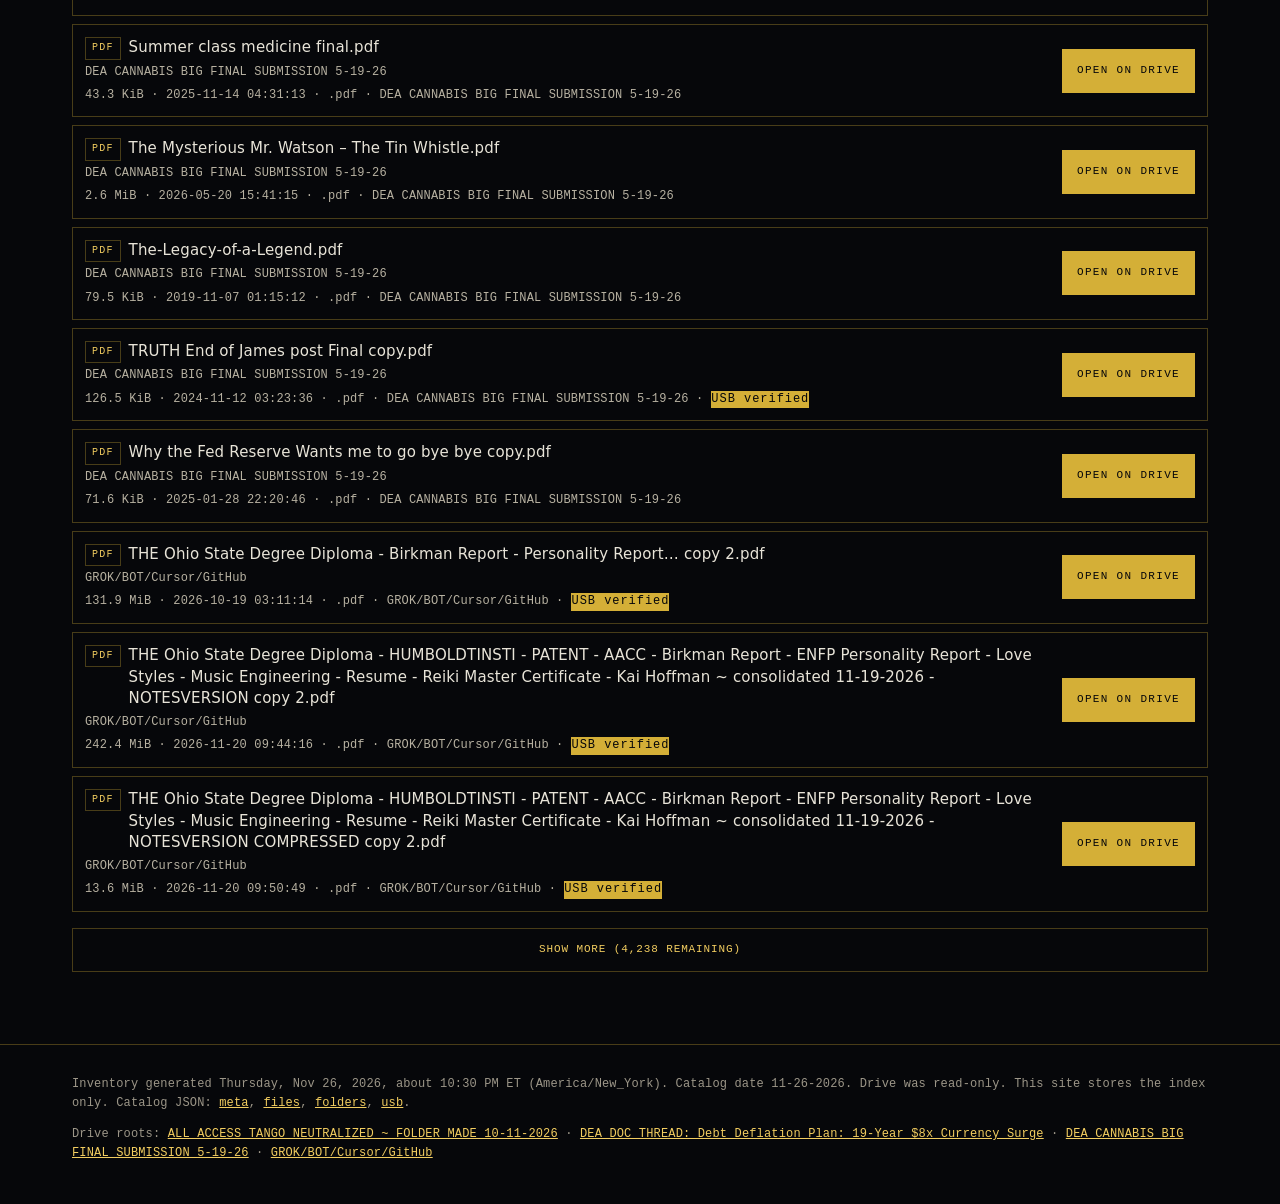
<file: search.html>
<!DOCTYPE html>
<html lang="en">
<head>
  <meta charset="utf-8">
  <meta name="viewport" content="width=device-width, initial-scale=1">
  <meta name="color-scheme" content="dark">
  <meta name="theme-color" content="#06070a">
  <title>Search · DEA Document Archive</title>
  <link rel="icon" href="./assets/favicon.svg" type="image/svg+xml">
  <link rel="stylesheet" href="./assets/style.css">
  <script src="./assets/app.js" defer></script>
</head>
<body data-page="search">
  <a class="skip" href="#content">Skip to content</a>
  <div class="ambient" aria-hidden="true"></div>
  <header class="site-nav">
    <a class="brand" href="./index.html">DEA Document Archive</a>
    <nav aria-label="Primary">
      <a href="./index.html">Home</a>
      <a href="./cover.html">Cover Sheet</a>
      <a href="./folders.html">Folders</a>
      <a href="./search.html" aria-current="page">Search</a>
    </nav>
  </header>
  <main id="content" class="wrap">
    <header class="hero">
      <p class="kicker">
        <span>Archive search</span>
        <span>11-26-2026</span>
      </p>
      <h1>Search the catalog</h1>
      <p class="subhead">Client-side search of the 3,174 linked Drive files, the folder links, and the USB rows that are not on Drive yet. Drive hits open the real file or folder. USB-only rows have no Drive link.</p>
    </header>
    <form class="controls" id="search-form" role="search">
      <label class="field" for="q">Filename or path
        <input id="q" name="q" type="search" placeholder="Search filename or path" autocomplete="off" spellcheck="false" enterkeyhint="search">
      </label>
      <div class="row">
        <label class="field" for="source-filter">Record set
          <select id="source-filter">
            <option value="all">Drive files, folder links, and USB-only</option>
            <option value="drive">Drive files</option>
            <option value="folders">Folder links</option>
            <option value="usb">Not on Drive yet</option>
          </select>
        </label>
        <label class="field" for="pillar-filter">Drive root
          <select id="pillar-filter">
            <option value="all">All Drive roots</option>
          </select>
        </label>
        <label class="field" for="folder-filter">Folder
          <select id="folder-filter">
            <option value="">All folders</option>
          </select>
        </label>
      </div>
      <div class="row">
        <label class="field" for="ext-filter">Extension
          <select id="ext-filter">
            <option value="">All extensions</option>
          </select>
        </label>
        <label class="check" for="usb-flag">
          <input id="usb-flag" type="checkbox">
          Drive files flagged USB-verified
        </label>
        <button class="ghost" type="button" id="search-clear">Clear</button>
      </div>
      <div class="chip-row" id="type-filters">
        <button type="button" data-kind="All" aria-pressed="true">All</button>
        <button type="button" data-kind="PDF" aria-pressed="false">PDF</button>
        <button type="button" data-kind="Video" aria-pressed="false">Video</button>
        <button type="button" data-kind="Image" aria-pressed="false">Image</button>
        <button type="button" data-kind="Document" aria-pressed="false">Document</button>
        <button type="button" data-kind="Audio" aria-pressed="false">Audio</button>
        <button type="button" data-kind="Other" aria-pressed="false">Other</button>
        <button type="button" data-kind="Folder" aria-pressed="false">Folder</button>
      </div>
      <p class="hint">The USB-verified flag is the catalog field on a Drive file. The separate cross-reference total of USB files matched by normalized name is on the home page. “Not on Drive yet” rows are USB-only and do not have a Drive link.</p>
    </form>
    <p class="results-meta" id="results-meta" aria-live="polite">Loading the catalog…</p>
    <div id="results" class="hits">
      <p class="loading">Loading search index…</p>
    </div>
    <noscript>
      <p class="empty">JavaScript is required to search ./data/files.json, ./data/folders.json, and ./data/usb.json.</p>
    </noscript>
  </main>
  <footer class="site-foot">
    <div class="wrap">
      <p>Inventory generated Thursday, Nov 26, 2026, about 10:30 PM ET (America/New_York). Catalog date 11-26-2026. Drive was read-only. This site stores the index only. Catalog JSON: <a href="./data/meta.json">meta</a>, <a href="./data/files.json">files</a>, <a href="./data/folders.json">folders</a>, <a href="./data/usb.json">usb</a>.</p>
      <p>Drive roots:
        <a href="https://drive.google.com/drive/folders/1hti0NR3a7TLpLUvR5jFgFAis1_TyKEXZ" target="_blank" rel="noopener">ALL ACCESS TANGO NEUTRALIZED ~ FOLDER MADE 10-11-2026</a> ·
        <a href="https://drive.google.com/drive/folders/1TF151F8TVBLaCmF7T1nBeDELvYKsp3zI" target="_blank" rel="noopener">DEA DOC THREAD: Debt Deflation Plan: 19-Year $8x Currency Surge</a> ·
        <a href="https://drive.google.com/drive/folders/1uh9uNN34LKQWZfVX_JbfizYzDjECIvil" target="_blank" rel="noopener">DEA CANNABIS BIG FINAL SUBMISSION 5-19-26</a> ·
        <a href="https://drive.google.com/drive/folders/1hW9ueYGfRJ-gkGsmrSXgI1wwC_kHqcmi" target="_blank" rel="noopener">GROK/BOT/Cursor/GitHub</a>
      </p>
    </div>
  </footer>
</body>
</html>
</file>
<file: assets/style.css>
:root {
  --bg0: #06070a;
  --bg1: #0d1016;
  --bg2: #141922;
  --gold: #d4af37;
  --gold2: #f2cd60;
  --gold-dim: #8a7024;
  --gold-line: rgba(212, 175, 55, 0.32);
  --gold-soft: rgba(212, 175, 55, 0.12);
  --ink: #e8e4d8;
  --muted: #b7b1a1;
  --faint: #9c9688;
  --shadow: 0 18px 50px rgba(0, 0, 0, 0.45);
  --mono: ui-monospace, "SFMono-Regular", "SF Mono", Menlo, Consolas, "Liberation Mono", monospace;
  --sans: "Segoe UI", "Helvetica Neue", ui-sans-serif, system-ui, sans-serif;
  --pad: 22px;
}

* { box-sizing: border-box; }
html, body { margin: 0; padding: 0; background: var(--bg0); color: var(--ink); }
body {
  font-family: var(--mono);
  min-height: 100vh;
  letter-spacing: 0.01em;
  line-height: 1.45;
}
.ambient {
  position: fixed;
  inset: 0;
  z-index: 0;
  pointer-events: none;
  background:
    radial-gradient(1200px 700px at 15% -10%, rgba(212, 175, 55, 0.08), transparent 55%),
    radial-gradient(900px 600px at 100% 0%, rgba(242, 205, 96, 0.05), transparent 50%),
    linear-gradient(180deg, #06070a 0%, #0b0e14 48%, #06070a 100%);
}
.ambient::after {
  content: "";
  position: absolute;
  inset: 0;
  background-image:
    linear-gradient(rgba(212, 175, 55, 0.045) 1px, transparent 1px),
    linear-gradient(90deg, rgba(212, 175, 55, 0.045) 1px, transparent 1px);
  background-size: 56px 56px;
  mask-image: radial-gradient(ellipse at 50% 18%, #000 20%, transparent 78%);
}
.skip {
  position: absolute;
  left: 12px;
  top: -40px;
  z-index: 20;
  background: var(--gold);
  color: var(--bg0);
  padding: 8px 12px;
  text-decoration: none;
}
.skip:focus { top: 12px; }

.site-nav {
  position: sticky;
  top: 0;
  z-index: 10;
  display: flex;
  flex-wrap: wrap;
  align-items: center;
  justify-content: space-between;
  gap: 8px 16px;
  padding: 10px var(--pad);
  background: rgba(6, 7, 10, 0.94);
  border-bottom: 1px solid var(--gold-line);
  backdrop-filter: blur(12px);
}
.brand {
  color: var(--gold2);
  text-decoration: none;
  font-family: var(--sans);
  font-weight: 650;
  letter-spacing: 0.04em;
  padding: 8px 0;
  min-height: 44px;
  display: inline-flex;
  align-items: center;
}
.site-nav nav { display: flex; flex-wrap: wrap; gap: 6px; }
.site-nav nav a {
  color: var(--ink);
  text-decoration: none;
  border: 1px solid var(--gold-line);
  padding: 8px 12px;
  min-height: 44px;
  display: inline-flex;
  align-items: center;
  font-size: 12px;
  letter-spacing: 0.12em;
  text-transform: uppercase;
}
.site-nav nav a:hover { background: var(--gold-soft); }
.site-nav nav a[aria-current="page"] {
  color: var(--bg0);
  background: var(--gold);
  border-color: var(--gold);
}

.wrap {
  position: relative;
  z-index: 1;
  max-width: 1180px;
  margin: 0 auto;
  padding: 28px var(--pad) 72px;
}

.hero, .panel, .sheet, .pillar, .node, .hit, .slot, .controls {
  border: 1px solid var(--gold-line);
  background: linear-gradient(180deg, rgba(13, 16, 22, 0.94), rgba(6, 7, 10, 0.9));
  box-shadow: var(--shadow);
}
.hero, .sheet { position: relative; padding: 28px 28px 22px; }
.hero::before, .sheet::before {
  content: "";
  position: absolute;
  left: 0; right: 0; top: 0;
  height: 2px;
  background: linear-gradient(90deg, transparent, var(--gold), var(--gold2), var(--gold), transparent);
}
.kicker {
  display: flex;
  justify-content: space-between;
  gap: 12px;
  flex-wrap: wrap;
  margin: 0;
  color: var(--gold);
  font-size: 11px;
  letter-spacing: 0.2em;
  text-transform: uppercase;
}
h1 {
  margin: 14px 0 8px;
  font-family: var(--sans);
  font-weight: 650;
  font-size: clamp(28px, 4vw, 46px);
  line-height: 1.08;
  color: var(--gold2);
}
h2 {
  margin: 0 0 12px;
  font-family: var(--sans);
  font-size: 20px;
  font-weight: 650;
  color: var(--gold2);
}
h3 { margin: 0; font-family: var(--sans); font-size: 16px; font-weight: 650; color: var(--ink); }
.subhead, .lead { color: var(--muted); font-size: 14px; line-height: 1.55; max-width: 78ch; }
.section { margin-top: 28px; }
.section > h2 { letter-spacing: 0.04em; }

.stats {
  display: grid;
  grid-template-columns: repeat(auto-fit, minmax(150px, 1fr));
  gap: 10px;
  margin-top: 20px;
}
.stat {
  display: block;
  border: 1px solid var(--gold-line);
  background: var(--gold-soft);
  padding: 12px 14px;
  min-height: 74px;
  color: inherit;
  text-decoration: none;
}
a.stat:hover { border-color: var(--gold); }
.stat b {
  display: block;
  font-size: 20px;
  color: var(--gold2);
  font-weight: 650;
}
.stat span {
  display: block;
  margin-top: 4px;
  color: var(--muted);
  font-size: 10px;
  letter-spacing: 0.14em;
  text-transform: uppercase;
}

.cover-cta {
  display: flex;
  justify-content: space-between;
  gap: 12px;
  align-items: center;
  flex-wrap: wrap;
  margin-top: 18px;
  padding: 16px 18px;
  text-decoration: none;
  color: var(--bg0);
  background: var(--gold);
  border: 1px solid var(--gold);
  min-height: 56px;
}
.cover-cta:hover { background: var(--gold2); }
.cover-cta strong {
  font-family: var(--sans);
  font-size: 16px;
  letter-spacing: 0.08em;
  text-transform: uppercase;
}
.cover-cta span { color: var(--bg0); font-size: 12px; }

.quick-search, .controls {
  margin-top: 18px;
  padding: 16px;
}
.quick-search { display: flex; flex-wrap: wrap; gap: 10px; align-items: end; }
label.field {
  display: flex;
  flex-direction: column;
  gap: 6px;
  color: var(--muted);
  font-size: 10px;
  letter-spacing: 0.14em;
  text-transform: uppercase;
  flex: 1 1 220px;
}
input[type="search"], select, button, .ghost, .open {
  font: inherit;
  min-height: 44px;
}
input[type="search"], select {
  width: 100%;
  background: var(--bg0);
  color: var(--ink);
  border: 1px solid var(--gold-line);
  padding: 10px 12px;
  font-size: 16px;
}
input[type="search"]:focus, select:focus, button:focus-visible, a:focus-visible {
  outline: 2px solid var(--gold2);
  outline-offset: 2px;
}
.row { display: flex; flex-wrap: wrap; gap: 10px; align-items: end; }
.row .field { min-width: min(100%, 200px); }
button, .open, .ghost {
  appearance: none;
  cursor: pointer;
  text-decoration: none;
  display: inline-flex;
  align-items: center;
  justify-content: center;
  padding: 8px 14px;
  border: 1px solid var(--gold);
}
button.primary, .open {
  background: var(--gold);
  color: var(--bg0);
  letter-spacing: 0.12em;
  text-transform: uppercase;
  font-size: 11px;
}
button.primary:hover, .open:hover { background: var(--gold2); }
.ghost, button.ghost {
  background: transparent;
  color: var(--gold2);
  border-color: var(--gold-line);
  letter-spacing: 0.08em;
  text-transform: uppercase;
  font-size: 11px;
}
.ghost:hover, button.ghost:hover { background: var(--gold-soft); }
.actions { display: flex; flex-wrap: wrap; gap: 8px; margin-top: 12px; }
.chip-row { display: flex; flex-wrap: wrap; gap: 6px; margin-top: 10px; }
.chip-row button {
  background: var(--bg0);
  color: var(--ink);
  border: 1px solid var(--gold-line);
  font-size: 12px;
  letter-spacing: 0.06em;
  text-transform: uppercase;
}
.chip-row button[aria-pressed="true"] {
  background: var(--gold);
  color: var(--bg0);
  border-color: var(--gold);
}
.hint, .results-meta, .loading { color: var(--muted); font-size: 13px; line-height: 1.5; }
.results-meta { min-height: 1.4em; margin: 14px 0; }
.check { display: flex; align-items: center; gap: 8px; min-height: 44px; color: var(--ink); font-size: 13px; letter-spacing: 0; text-transform: none; }
.check input { width: 18px; height: 18px; accent-color: var(--gold); }

.pillars, .stack { display: grid; gap: 12px; }
.pillars { grid-template-columns: repeat(auto-fit, minmax(280px, 1fr)); }
.pillar { padding: 16px; box-shadow: none; }
.pillar .label, .slot .label, .eyebrow {
  margin: 0 0 8px;
  color: var(--gold);
  font-size: 10px;
  letter-spacing: 0.18em;
  text-transform: uppercase;
}
.facts { display: grid; grid-template-columns: 1fr 1fr; gap: 8px 12px; margin: 12px 0 0; }
.facts div { min-width: 0; }
.facts dt { color: var(--faint); font-size: 10px; letter-spacing: 0.12em; text-transform: uppercase; }
.facts dd { margin: 2px 0 0; color: var(--gold2); font-size: 16px; }

.group-list, .plain { list-style: none; margin: 0; padding: 0; }
.group-list li, .plain li {
  display: flex;
  justify-content: space-between;
  gap: 12px;
  flex-wrap: wrap;
  padding: 10px 0;
  border-bottom: 1px solid rgba(212, 175, 55, 0.14);
}
.group-list a { color: var(--gold2); overflow-wrap: anywhere; }
.group-list .nums, .path { color: var(--muted); font-size: 12px; }
.path { margin: 4px 0; overflow-wrap: anywhere; }
.caveat-list { margin: 0; padding-left: 18px; color: var(--muted); }
.caveat-list li { margin: 0 0 8px; }

.tree { display: flex; flex-direction: column; gap: 8px; }
.node { box-shadow: none; }
.node > .bar {
  width: 100%;
  text-align: left;
  background: transparent;
  color: inherit;
  border: 0;
  padding: 12px 14px;
  display: flex;
  align-items: flex-start;
  gap: 10px;
  cursor: pointer;
  font: inherit;
  min-height: 48px;
}
.node > .bar:hover { background: var(--gold-soft); }
.caret { color: var(--gold); width: 1.1em; flex: none; }
.name { color: var(--ink); font-size: 14px; overflow-wrap: anywhere; }
.counts { margin-left: auto; color: var(--muted); font-size: 12px; text-align: right; }
.body { display: none; padding: 0 14px 14px 18px; border-top: 1px solid rgba(212, 175, 55, 0.12); }
.node.open > .body { display: block; }
.children { display: flex; flex-direction: column; gap: 8px; margin-top: 10px; }
.node.depth-1 { margin-left: 0; }

.cards {
  display: grid;
  grid-template-columns: repeat(auto-fill, minmax(260px, 1fr));
  gap: 8px;
  margin-top: 8px;
}
.card, .hit {
  border: 1px solid var(--gold-line);
  background: var(--bg0);
  padding: 12px;
  min-width: 0;
}
.card.folder-card { background: linear-gradient(180deg, rgba(212, 175, 55, 0.08), var(--bg0)); }
.hit {
  display: grid;
  grid-template-columns: minmax(0, 1fr) auto;
  gap: 10px 16px;
  align-items: center;
  margin-bottom: 8px;
  box-shadow: none;
}
.top { display: flex; gap: 8px; align-items: flex-start; }
.fname { font-family: var(--sans); font-size: 15px; color: var(--ink); overflow-wrap: anywhere; margin: 0; }
.badge {
  flex: none;
  font-size: 10px;
  letter-spacing: 0.12em;
  text-transform: uppercase;
  border: 1px solid var(--gold-line);
  color: var(--gold2);
  padding: 3px 6px;
}
.badge.usb-only, .usb {
  color: var(--bg0);
  background: var(--gold);
  border-color: var(--gold);
  letter-spacing: 0.08em;
}
.meta { color: var(--muted); font-size: 12px; display: flex; flex-wrap: wrap; gap: 8px; margin-top: 6px; }
.block-label { margin: 14px 0 4px; color: var(--gold); font-size: 10px; letter-spacing: 0.16em; text-transform: uppercase; }
.more { margin-top: 8px; }
.hits { display: flex; flex-direction: column; }
.pillar-block { margin: 0 0 22px; }
.pillar-block h3 { margin-bottom: 8px; overflow-wrap: anywhere; }

.slot {
  margin-top: 8px;
  border-style: dashed;
  border-width: 2px;
  background: repeating-linear-gradient(-45deg, rgba(212, 175, 55, 0.04) 0 10px, rgba(212, 175, 55, 0.09) 10px 20px);
  padding: 18px;
  box-shadow: none;
}
.letter-blank {
  margin-top: 14px;
  min-height: 220px;
  border: 1px dashed var(--gold-line);
  display: flex;
  align-items: center;
  justify-content: center;
  text-align: center;
  padding: 24px;
  color: var(--gold2);
  letter-spacing: 0.16em;
  text-transform: uppercase;
  font-size: 13px;
}
.sheet { max-width: 860px; margin: 0 auto; }
.sheet h1 { font-size: clamp(26px, 3vw, 36px); }
.filing { display: grid; grid-template-columns: minmax(140px, 34%) 1fr; gap: 0; margin: 0; }
.filing dt, .filing dd {
  margin: 0;
  padding: 8px 10px;
  border-bottom: 1px solid rgba(212, 175, 55, 0.16);
  overflow-wrap: anywhere;
}
.filing dt { color: var(--faint); font-size: 12px; }
.filing dd { color: var(--ink); }
.root-line { padding: 12px 0; border-bottom: 1px solid rgba(212, 175, 55, 0.16); }
.root-line a { color: var(--gold2); }
.sheet-actions { margin-top: 18px; }

.empty {
  border: 1px dashed var(--gold-line);
  color: var(--muted);
  padding: 28px 16px;
  text-align: center;
}
.site-foot {
  position: relative;
  z-index: 1;
  border-top: 1px solid var(--gold-line);
  color: var(--faint);
  font-size: 12px;
  line-height: 1.6;
}
.site-foot .wrap { padding-top: 18px; padding-bottom: 28px; }
.site-foot a { color: var(--gold2); }
.hidden { display: none !important; }

@media (max-width: 720px) {
  :root { --pad: 14px; }
  .wrap { padding-top: 18px; }
  .hero, .sheet { padding: 18px 14px 16px; }
  .hit { grid-template-columns: 1fr; }
  .counts { margin-left: 0; text-align: left; width: 100%; }
  .filing { grid-template-columns: 1fr; }
  .filing dt { padding-bottom: 0; border-bottom: 0; }
  .site-nav nav { width: 100%; }
  .site-nav nav a { flex: 1 1 auto; justify-content: center; }
}

@media print {
  html, body { background: #fff !important; color: #111 !important; }
  .ambient, .site-nav, .site-foot, .noprint, .skip { display: none !important; }
  .wrap { max-width: none; padding: 0; }
  .sheet, .hero, .panel, .pillar, .slot, .card, .hit {
    background: #fff !important;
    color: #111 !important;
    box-shadow: none !important;
    border-color: #222 !important;
  }
  .sheet { border-width: 1px; }
  h1, h2, h3, .kicker, .stat b, .facts dd, .fname, a, .badge { color: #111 !important; text-shadow: none !important; }
  .subhead, .lead, .hint, .path, .meta, .filing dt, .group-list .nums { color: #333 !important; }
  .letter-blank { min-height: 2.6in; border-color: #222; color: #111 !important; }
  .cover-cta, .open, button.primary { background: #fff !important; color: #111 !important; }
  a[href^="https://"]::after {
    content: " (" attr(href) ")";
    font-size: 9pt;
    word-break: break-all;
  }
}
</file>
